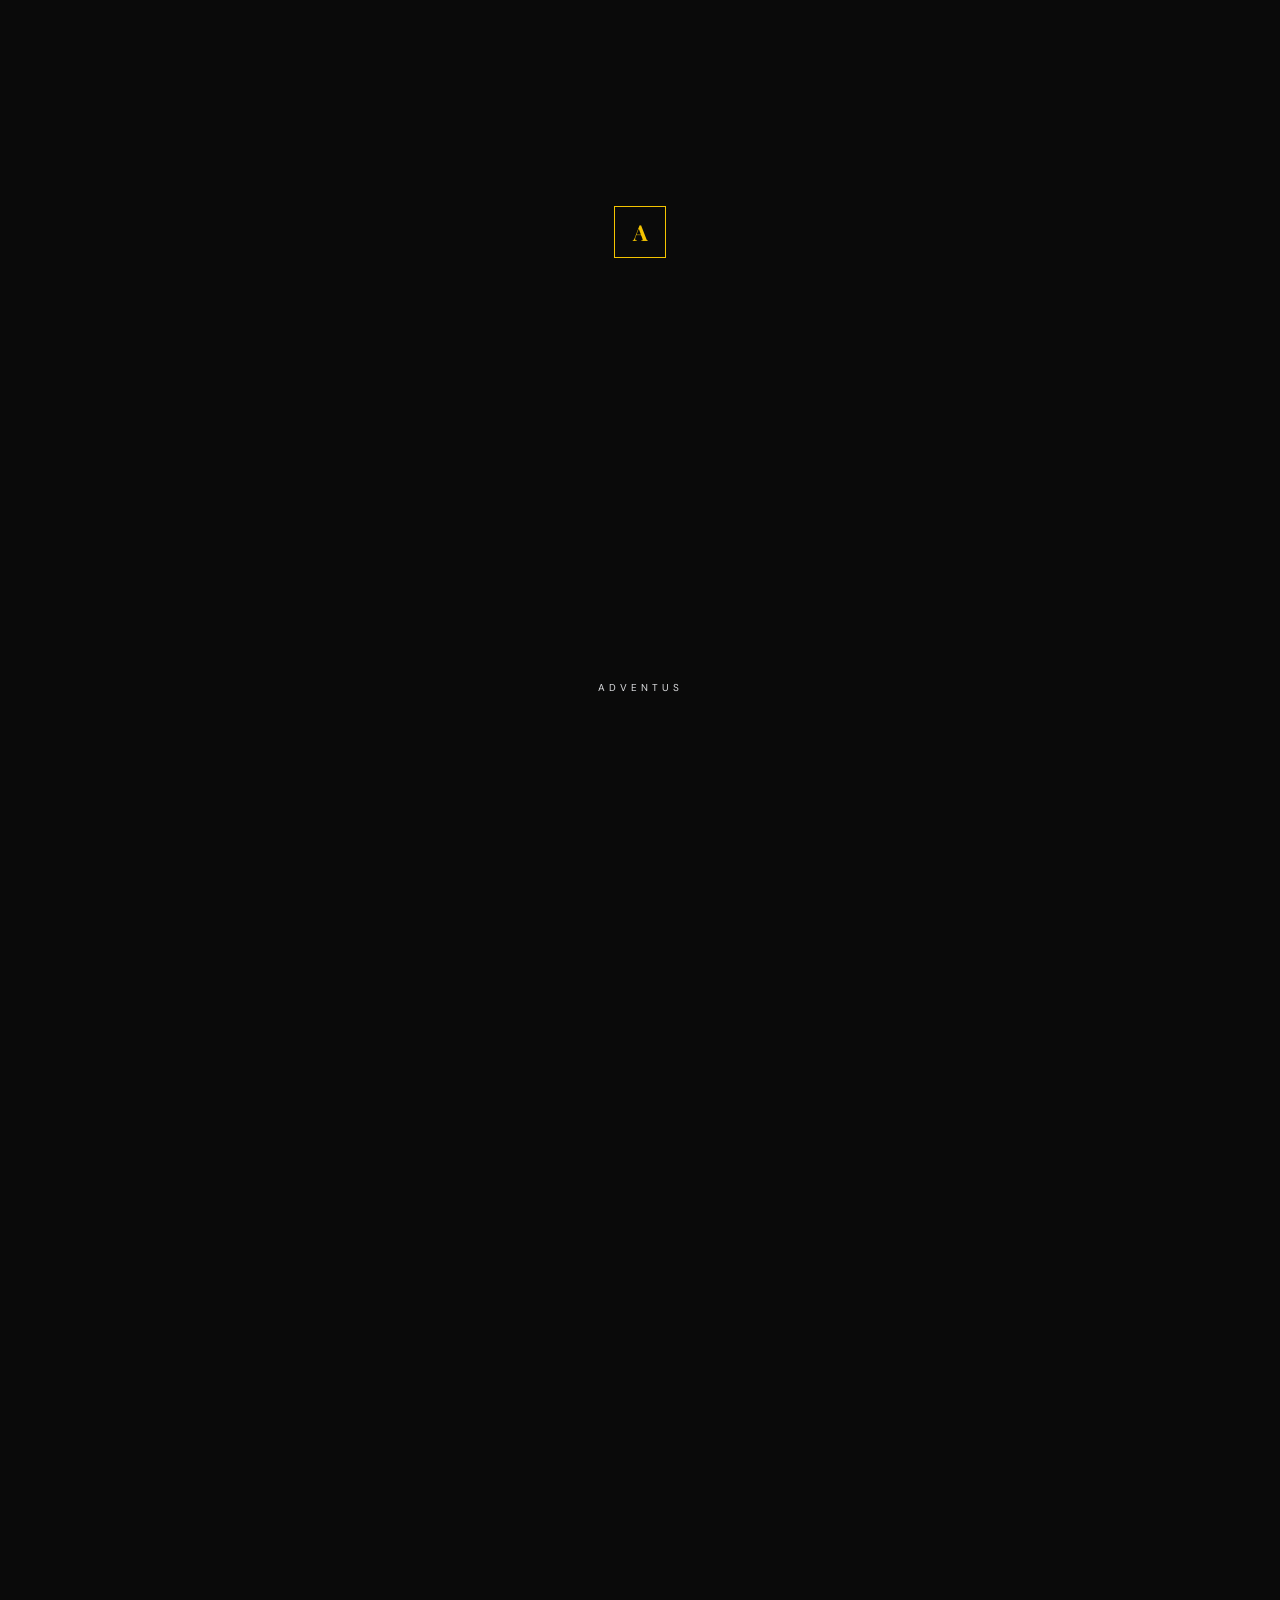
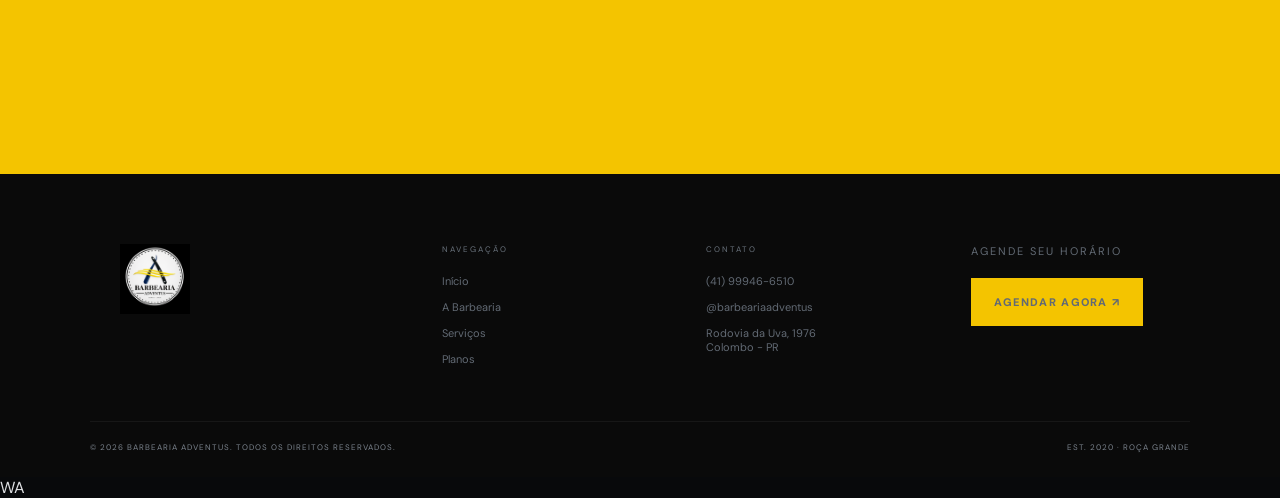
<file: index.html>
<!DOCTYPE html>
<html lang="pt-BR">
<head>
  <meta charset="UTF-8">
  <meta name="viewport" content="width=device-width, initial-scale=1.0">
  <meta name="description" content="Barbearia Adventus — tradição, estilo e cuidado masculino em Roça Grande, Colombo - PR.">
  <title>Barbearia Adventus | Roça Grande</title>
  <link rel="preconnect" href="https://fonts.googleapis.com">
  <link rel="preconnect" href="https://fonts.gstatic.com" crossorigin>
  <link href="https://fonts.googleapis.com/css2?family=DM+Sans:wght@400;500;600;700&family=Montserrat:wght@500;600;700;800&family=Playfair+Display:wght@600;700&display=swap" rel="stylesheet">
  <link rel="stylesheet" href="style.css">
</head>
<body>
  <div class="preloader"><div class="loader-mark">A</div><span>ADVENTUS</span></div>

  <header class="site-header">
    <a class="brand" href="#inicio" aria-label="Barbearia Adventus">
      <img src="logo.png" alt="Barbearia Adventus">
    </a>
    <button class="menu-toggle" aria-label="Abrir menu"><span></span><span></span><span></span></button>
    <nav class="nav">
      <a href="#inicio">Início</a>
      <a href="#barbearia">A Barbearia</a>
      <a href="#servicos">Serviços</a>
      <a href="#planos">Planos</a>
      <a href="#galeria">Galeria</a>
      <a href="#localizacao">Localização</a>
    </nav>
    <div class="header-actions">
      <button class="login-btn" id="loginOpen">Entrar</button>
      <a class="gold-btn small" href="agendamento.html">Agendar</a>
    </div>
  </header>

  <main>
    <section class="hero" id="inicio">
      <div class="hero-bg"></div>
      <div class="hero-overlay"></div>
      <div class="hero-content reveal">
        <div class="eyebrow"><span></span> BARBEARIA ADVENTUS <span></span></div>
        <h1>Seu estilo.<br><em>Sua presença.</em></h1>
        <p>Um espaço pensado para quem valoriza um bom corte, uma boa barba e atendimento de verdade.</p>
        <div class="hero-buttons">
          <a class="gold-btn" href="agendamento.html">Agendar pelo site <span>↗</span></a>
          <a class="outline-btn" href="https://wa.me/5541999466510" target="_blank" rel="noopener">Agendar pelo WhatsApp <span>↗</span></a>
        </div>
        <div class="hero-location"><span class="pin">⌖</span> Rodovia da Uva, 1976 · Roça Grande, Colombo - PR</div>
      </div>
      <div class="hero-side">SINCE <strong>2020</strong></div>
      <a class="scroll-cue" href="#barbearia">SCROLL <span>↓</span></a>
    </section>

    <section class="about section" id="barbearia">
      <div class="section-label reveal">01 / A BARBEARIA</div>
      <div class="about-grid">
        <div class="about-copy reveal">
          <p class="kicker">DESDE 12 DE AGOSTO DE 2020</p>
          <h2>Mais que um corte.<br><em>Uma experiência.</em></h2>
          <p>A Barbearia Adventus nasceu para unir cuidado, estilo e personalidade em um só lugar. Aqui, cada atendimento é pensado para você sair se sentindo bem e pronto para o próximo compromisso.</p>
          <p>Estamos na Rodovia da Uva, dentro do pátio do Condor Atacadista, em Roça Grande, Colombo.</p>
          <a class="text-link" href="#localizacao">Como chegar <span>→</span></a>
        </div>
        <div class="about-visual reveal">
          <div class="photo-main"><img src="faixada.png" alt="Fachada da Barbearia Adventus" loading="lazy"></div>
          <div class="since-card"><img src="logo.png" alt="Barbearia Adventus"></div>
        </div>
      </div>
    </section>

    <section class="services section" id="servicos">
      <div class="section-label reveal">02 / SERVIÇOS</div>
      <div class="section-heading reveal">
        <div><p class="kicker">CUIDADO EM CADA DETALHE</p><h2>Serviços <em>Adventus</em></h2></div>
        <p>Escolha o serviço ideal para o seu momento. Os valores abaixo são os informados pela barbearia.</p>
      </div>
      <div class="service-grid" id="serviceGrid">
        <article class="service-card reveal">
          <div class="service-number">01</div>
          <div class="service-info">
            <h3>Sobrancelhas</h3>
            <strong>R$ 20,00</strong>
          </div>
          <div class="service-actions">
            <a class="service-site-btn" href="agendamento.html">Agendar pelo site <span>↗</span></a>
            <a class="service-whatsapp-btn" href="https://wa.me/5541999466510?text=Ol%C3%A1%21%20Gostaria%20de%20agendar%20o%20servi%C3%A7o%20de%20Sobrancelhas%20pelo%20WhatsApp." target="_blank" rel="noopener">Agendar pelo WhatsApp <span>↗</span></a>
          </div>
        </article>
        <article class="service-card reveal">
          <div class="service-number">02</div>
          <div class="service-info">
            <h3>Só máquina</h3>
            <strong>R$ 20,00</strong>
          </div>
          <div class="service-actions">
            <a class="service-site-btn" href="agendamento.html">Agendar pelo site <span>↗</span></a>
            <a class="service-whatsapp-btn" href="https://wa.me/5541999466510?text=Ol%C3%A1%21%20Gostaria%20de%20agendar%20o%20servi%C3%A7o%20de%20S%C3%B3%20m%C3%A1quina%20pelo%20WhatsApp." target="_blank" rel="noopener">Agendar pelo WhatsApp <span>↗</span></a>
          </div>
        </article>
        <article class="service-card reveal">
          <div class="service-number">03</div>
          <div class="service-info">
            <h3>Máquina + lâmina<br><small>ou shaving</small></h3>
            <strong>R$ 25,00</strong>
          </div>
          <div class="service-actions">
            <a class="service-site-btn" href="agendamento.html">Agendar pelo site <span>↗</span></a>
            <a class="service-whatsapp-btn" href="https://wa.me/5541999466510?text=Ol%C3%A1%21%20Gostaria%20de%20agendar%20o%20servi%C3%A7o%20de%20M%C3%A1quina%20%2B%20l%C3%A2minaou%20shaving%20pelo%20WhatsApp." target="_blank" rel="noopener">Agendar pelo WhatsApp <span>↗</span></a>
          </div>
        </article>
        <article class="service-card reveal">
          <div class="service-number">04</div>
          <div class="service-info">
            <h3>Limpeza de pele<br><small>com máscara negra</small></h3>
            <strong>R$ 20,00</strong>
          </div>
          <div class="service-actions">
            <a class="service-site-btn" href="agendamento.html">Agendar pelo site <span>↗</span></a>
            <a class="service-whatsapp-btn" href="https://wa.me/5541999466510?text=Ol%C3%A1%21%20Gostaria%20de%20agendar%20o%20servi%C3%A7o%20de%20Limpeza%20de%20pelecom%20m%C3%A1scara%20negra%20pelo%20WhatsApp." target="_blank" rel="noopener">Agendar pelo WhatsApp <span>↗</span></a>
          </div>
        </article>
        <article class="service-card reveal extra-service">
          <div class="service-number">05</div>
          <div class="service-info">
            <h3>Hidratação</h3>
            <strong>R$ 40,00</strong>
          </div>
          <div class="service-actions">
            <a class="service-site-btn" href="agendamento.html">Agendar pelo site <span>↗</span></a>
            <a class="service-whatsapp-btn" href="https://wa.me/5541999466510?text=Ol%C3%A1%21%20Gostaria%20de%20agendar%20o%20servi%C3%A7o%20de%20Hidrata%C3%A7%C3%A3o%20pelo%20WhatsApp." target="_blank" rel="noopener">Agendar pelo WhatsApp <span>↗</span></a>
          </div>
        </article>
        <article class="service-card reveal extra-service">
          <div class="service-number">06</div>
          <div class="service-info">
            <h3>Corte social</h3>
            <strong>R$ 35,00</strong>
          </div>
          <div class="service-actions">
            <a class="service-site-btn" href="agendamento.html">Agendar pelo site <span>↗</span></a>
            <a class="service-whatsapp-btn" href="https://wa.me/5541999466510?text=Ol%C3%A1%21%20Gostaria%20de%20agendar%20o%20servi%C3%A7o%20de%20Corte%20social%20pelo%20WhatsApp." target="_blank" rel="noopener">Agendar pelo WhatsApp <span>↗</span></a>
          </div>
        </article>
        <article class="service-card reveal extra-service">
          <div class="service-number">07</div>
          <div class="service-info">
            <h3>Corte de cabelo</h3>
            <strong>R$ 40,00</strong>
          </div>
          <div class="service-actions">
            <a class="service-site-btn" href="agendamento.html">Agendar pelo site <span>↗</span></a>
            <a class="service-whatsapp-btn" href="https://wa.me/5541999466510?text=Ol%C3%A1%21%20Gostaria%20de%20agendar%20o%20servi%C3%A7o%20de%20Corte%20de%20cabelo%20pelo%20WhatsApp." target="_blank" rel="noopener">Agendar pelo WhatsApp <span>↗</span></a>
          </div>
        </article>
        <article class="service-card reveal extra-service">
          <div class="service-number">08</div>
          <div class="service-info">
            <h3>Cera orelha</h3>
            <strong>A partir de R$ 15,00</strong>
          </div>
          <div class="service-actions">
            <a class="service-site-btn" href="agendamento.html">Agendar pelo site <span>↗</span></a>
            <a class="service-whatsapp-btn" href="https://wa.me/5541999466510?text=Ol%C3%A1%21%20Gostaria%20de%20agendar%20o%20servi%C3%A7o%20de%20Cera%20orelha%20pelo%20WhatsApp." target="_blank" rel="noopener">Agendar pelo WhatsApp <span>↗</span></a>
          </div>
        </article>
        <article class="service-card reveal extra-service">
          <div class="service-number">09</div>
          <div class="service-info">
            <h3>Cera nariz</h3>
            <strong>R$ 15,00</strong>
          </div>
          <div class="service-actions">
            <a class="service-site-btn" href="agendamento.html">Agendar pelo site <span>↗</span></a>
            <a class="service-whatsapp-btn" href="https://wa.me/5541999466510?text=Ol%C3%A1%21%20Gostaria%20de%20agendar%20o%20servi%C3%A7o%20de%20Cera%20nariz%20pelo%20WhatsApp." target="_blank" rel="noopener">Agendar pelo WhatsApp <span>↗</span></a>
          </div>
        </article>
        <article class="service-card reveal extra-service">
          <div class="service-number">10</div>
          <div class="service-info">
            <h3>Barboterapia</h3>
            <strong>R$ 40,00</strong>
          </div>
          <div class="service-actions">
            <a class="service-site-btn" href="agendamento.html">Agendar pelo site <span>↗</span></a>
            <a class="service-whatsapp-btn" href="https://wa.me/5541999466510?text=Ol%C3%A1%21%20Gostaria%20de%20agendar%20o%20servi%C3%A7o%20de%20Barboterapia%20pelo%20WhatsApp." target="_blank" rel="noopener">Agendar pelo WhatsApp <span>↗</span></a>
          </div>
        </article>
        <article class="service-card reveal extra-service">
          <div class="service-number">11</div>
          <div class="service-info">
            <h3>Barba normal</h3>
            <strong>R$ 35,00</strong>
          </div>
          <div class="service-actions">
            <a class="service-site-btn" href="agendamento.html">Agendar pelo site <span>↗</span></a>
            <a class="service-whatsapp-btn" href="https://wa.me/5541999466510?text=Ol%C3%A1%21%20Gostaria%20de%20agendar%20o%20servi%C3%A7o%20de%20Barba%20normal%20pelo%20WhatsApp." target="_blank" rel="noopener">Agendar pelo WhatsApp <span>↗</span></a>
          </div>
        </article>
      </div>
      <button class="ghost-btn reveal" id="serviceMore">Ver mais serviços <span>+</span></button>
    </section>

    <section class="plans section" id="planos">
      <div class="section-label reveal">03 / PLANOS</div>
      <div class="section-heading reveal">
        <div><p class="kicker">PARA QUEM QUER MANTER O ESTILO</p><h2>Planos <em>Adventus</em></h2></div>
        <p>Planos com vigência indeterminada para facilitar sua rotina de cuidados e manter seu visual sempre em dia.</p>
      </div>

      <div class="plans-grid">
        <article class="plan-card featured reveal">
          <div class="plan-top"><span>DESTAQUE</span><b>01</b></div>
          <h3>Prime Mensal<br><em>8 Serviços</em></h3>
          <div class="price"><small>R$</small>240<sup>,00</sup><span>/mês</span></div>
          <div class="plan-rule"></div>
          <p>Vigência indeterminada</p>
          <a href="plano.html?plano=prime" class="plan-link">Conhecer plano <span>→</span></a>
        </article>

        <article class="plan-card reveal">
          <div class="plan-top"><span>PLANO</span><b>02</b></div>
          <h3>Luxo Mensal<br><em>6 Serviços</em></h3>
          <div class="price"><small>R$</small>180<sup>,00</sup><span>/mês</span></div>
          <div class="plan-rule"></div>
          <p>Vigência indeterminada</p>
          <a href="plano.html?plano=luxo" class="plan-link">Conhecer plano <span>→</span></a>
        </article>

        <article class="plan-card reveal">
          <div class="plan-top"><span>PLANO</span><b>03</b></div>
          <h3>Cortes 4<br><em>Barba / Cabelo</em></h3>
          <div class="price"><small>R$</small>120<sup>,00</sup><span>/mês</span></div>
          <div class="plan-rule"></div>
          <p>Vigência indeterminada</p>
          <a href="plano.html?plano=cortes4" class="plan-link">Conhecer plano <span>→</span></a>
        </article>

        <article class="plan-card reveal extra-plan">
          <div class="plan-top"><span>PLANO</span><b>04</b></div>
          <h3>Corte Mensal<br><em>4</em></h3>
          <div class="price"><small>R$</small>120<sup>,00</sup><span>/mês</span></div>
          <div class="plan-rule"></div>
          <p>Vigência indeterminada</p>
          <a href="plano.html?plano=cortemensal" class="plan-link">Conhecer plano <span>→</span></a>
        </article>

        <article class="plan-card reveal extra-plan">
          <div class="plan-top"><span>PLANO</span><b>05</b></div>
          <h3>Corte<br><em>Ilimitado</em></h3>
          <div class="price"><small>R$</small>79<sup>,90</sup><span>/mês</span></div>
          <div class="plan-rule"></div>
          <p>Vigência indeterminada</p>
          <a href="plano.html?plano=corteilimitado" class="plan-link">Conhecer plano <span>→</span></a>
        </article>

        <article class="plan-card reveal extra-plan">
          <div class="plan-top"><span>PLANO</span><b>06</b></div>
          <h3>Corte + Barba<br><em>Ilimitado</em></h3>
          <div class="price"><small>R$</small>159<sup>,90</sup><span>/mês</span></div>
          <div class="plan-rule"></div>
          <p>Vigência indeterminada</p>
          <a href="plano.html?plano=cortebarba" class="plan-link">Conhecer plano <span>→</span></a>
        </article>

        <article class="plan-card reveal extra-plan">
          <div class="plan-top"><span>PLANO</span><b>07</b></div>
          <h3>Barba<br><em>Ilimitado</em></h3>
          <div class="price"><small>R$</small>79<sup>,90</sup><span>/mês</span></div>
          <div class="plan-rule"></div>
          <p>Vigência indeterminada</p>
          <a href="plano.html?plano=barbailimitado" class="plan-link">Conhecer plano <span>→</span></a>
        </article>
      </div>

      <button type="button" class="ghost-btn reveal" id="planMore">Ver mais planos <span>+</span></button>
    </section>

    <section class="gallery section" id="galeria">
      <div class="section-label reveal">04 / GALERIA</div>
      <div class="section-heading reveal"><div><p class="kicker">O AMBIENTE ADVENTUS</p><h2>Feito para <em>você.</em></h2></div></div>
      <div class="gallery-grid">
        <figure class="gallery-item reveal"><img src="foto1.png" alt="Corte realizado na Barbearia Adventus" loading="lazy"></figure>
        <figure class="gallery-item reveal"><img src="foto2.png" alt="Corte realizado na Barbearia Adventus" loading="lazy"></figure>
        <figure class="gallery-item reveal"><img src="foto3.png" alt="Corte realizado na Barbearia Adventus" loading="lazy"></figure>
        <figure class="gallery-item reveal"><img src="foto4.png" alt="Corte realizado na Barbearia Adventus" loading="lazy"></figure>
        <figure class="gallery-item reveal"><img src="foto5.png" alt="Corte realizado na Barbearia Adventus" loading="lazy"></figure>
        <figure class="gallery-item reveal"><img src="foto6.png" alt="Corte realizado na Barbearia Adventus" loading="lazy"></figure>
        <figure class="gallery-item reveal"><img src="foto7.png" alt="Corte realizado na Barbearia Adventus" loading="lazy"></figure>
        <figure class="gallery-item reveal"><img src="foto8.png" alt="Corte realizado na Barbearia Adventus" loading="lazy"></figure>
        <figure class="gallery-item reveal"><img src="foto9.png" alt="Corte realizado na Barbearia Adventus" loading="lazy"></figure>
      </div>
    </section>
    <section class="instagram section" id="instagram">
      <div class="section-label reveal">05 / INSTAGRAM</div>

      <div class="instagram-simple reveal">
        <div class="instagram-copy">
          <p class="kicker">SIGA A BARBEARIA NO INSTAGRAM</p>
          <h2>Acompanhe nosso<br><em>trabalho.</em></h2>
          <p class="instagram-description">
            Este é o Instagram oficial da Barbearia Adventus. Acompanhe nossos cortes, estilos, novidades e o dia a dia da barbearia.
          </p>

          <div class="instagram-profile">
            <span class="instagram-profile-icon" aria-hidden="true">
              <svg viewBox="0 0 24 24" fill="none" xmlns="http://www.w3.org/2000/svg">
                <rect x="3" y="3" width="18" height="18" rx="5" stroke="currentColor" stroke-width="1.8"/>
                <circle cx="12" cy="12" r="4" stroke="currentColor" stroke-width="1.8"/>
                <circle cx="17.4" cy="6.7" r="1" fill="currentColor"/>
              </svg>
            </span>
            <div>
              <span>INSTAGRAM OFICIAL</span>
              <strong>@barbeariaadventus</strong>
            </div>
          </div>

          <a class="instagram-button"
             href="https://instagram.com/barbeariaadventus"
             target="_blank"
             rel="noopener">
            <span class="instagram-icon" aria-hidden="true">↗</span>
            Acessar Instagram
          </a>
        </div>

        <div class="instagram-mark" aria-hidden="true">
          <span>FOLLOW</span>
          <strong>@</strong>
          <span>ADVENTUS</span>
        </div>
      </div>
    </section>

    <section class="location section" id="localizacao">
      <div class="section-label reveal">06 / LOCALIZAÇÃO</div>
      <div class="location-grid">
        <div class="location-copy reveal">
          <p class="kicker">VENHA NOS VISITAR</p>
          <h2>Estamos em<br><em>Roça Grande.</em></h2>
          <div class="address"><span>⌖</span><div><strong>Rodovia da Uva, 1976</strong><p>Roça Grande, Colombo - PR<br>Dentro do pátio do Condor Atacadista<br><small>(antigo Gigante Atacadista)</small></p></div></div>
          <div class="location-actions"><a class="gold-btn" href="https://www.google.com/maps/search/?api=1&query=Rodovia+da+Uva%2C+1976%2C+Ro%C3%A7a+Grande%2C+Colombo%2C+PR" target="_blank" rel="noopener">Abrir no Maps ↗</a><a class="outline-btn" href="https://wa.me/5541999466510" target="_blank" rel="noopener">WhatsApp ↗</a></div>
        </div>
        <div class="map reveal"><iframe title="Localização da Barbearia Adventus" src="https://www.google.com/maps?q=Rodovia+da+Uva,+1976,+Ro%C3%A7a+Grande,+Colombo,+PR&output=embed" loading="lazy" allowfullscreen></iframe><div class="map-badge"><strong>ADVENTUS</strong><span>Roça Grande · Colombo</span></div></div>
      </div>
    </section>

    <section class="final-cta">
      <div class="cta-pattern"></div>
      <div class="cta-content reveal"><p class="kicker">PRONTO PARA O PRÓXIMO VISUAL?</p><h2>Seu próximo corte<br><em>começa aqui.</em></h2><div><a class="dark-btn" href="agendamento.html">Agendar pelo site ↗</a><a class="cta-phone" href="https://wa.me/5541999466510" target="_blank" rel="noopener">(41) 99946-6510</a></div></div>
    </section>
  </main>

  <footer class="footer">
    <div class="footer-main">
      <img src="logo.png" alt="Barbearia Adventus" class="footer-logo">
      <div><span class="footer-label">NAVEGAÇÃO</span><a href="#inicio">Início</a><a href="#barbearia">A Barbearia</a><a href="#servicos">Serviços</a><a href="#planos">Planos</a></div>
      <div><span class="footer-label">CONTATO</span><a href="https://wa.me/5541999466510" target="_blank" rel="noopener">(41) 99946-6510</a><a href="https://instagram.com/barbeariaadventus" target="_blank" rel="noopener">@barbeariaadventus</a><span>Rodovia da Uva, 1976<br>Colombo - PR</span></div>
      <div class="footer-book"><span>AGENDE SEU HORÁRIO</span><a class="gold-btn" href="agendamento.html">Agendar agora ↗</a></div>
    </div>
    <div class="footer-bottom"><span>© 2026 Barbearia Adventus. Todos os direitos reservados.</span><span>EST. 2020 · ROÇA GRANDE</span></div>
  </footer>

  <div class="login-modal" id="loginModal" aria-hidden="true">
    <div class="modal-backdrop" id="loginClose"></div>
    <div class="modal-box">
      <button class="modal-x" id="loginX">×</button>
      <img src="logo.png" alt="Adventus" class="modal-logo">
      <p class="kicker">ÁREA DO CLIENTE</p><h2>Bem-vindo de volta.</h2>
      <p class="modal-note">Entre para acessar sua área de cliente.</p>
      <form id="loginForm"><label>E-mail<input type="email" required placeholder="seu@email.com"></label><label>Senha<input type="password" required placeholder="••••••••"></label><button class="gold-btn full" type="submit">Entrar ↗</button></form>
      <small class="demo-note">Demonstração visual — a autenticação real precisa ser conectada a um sistema/backend.</small>
    </div>
  </div>

  <a class="whatsapp-float" href="https://wa.me/5541999466510" target="_blank" rel="noopener" aria-label="WhatsApp">WA</a>
  <script src="script.js"></script>
</body>
</html>
</file>
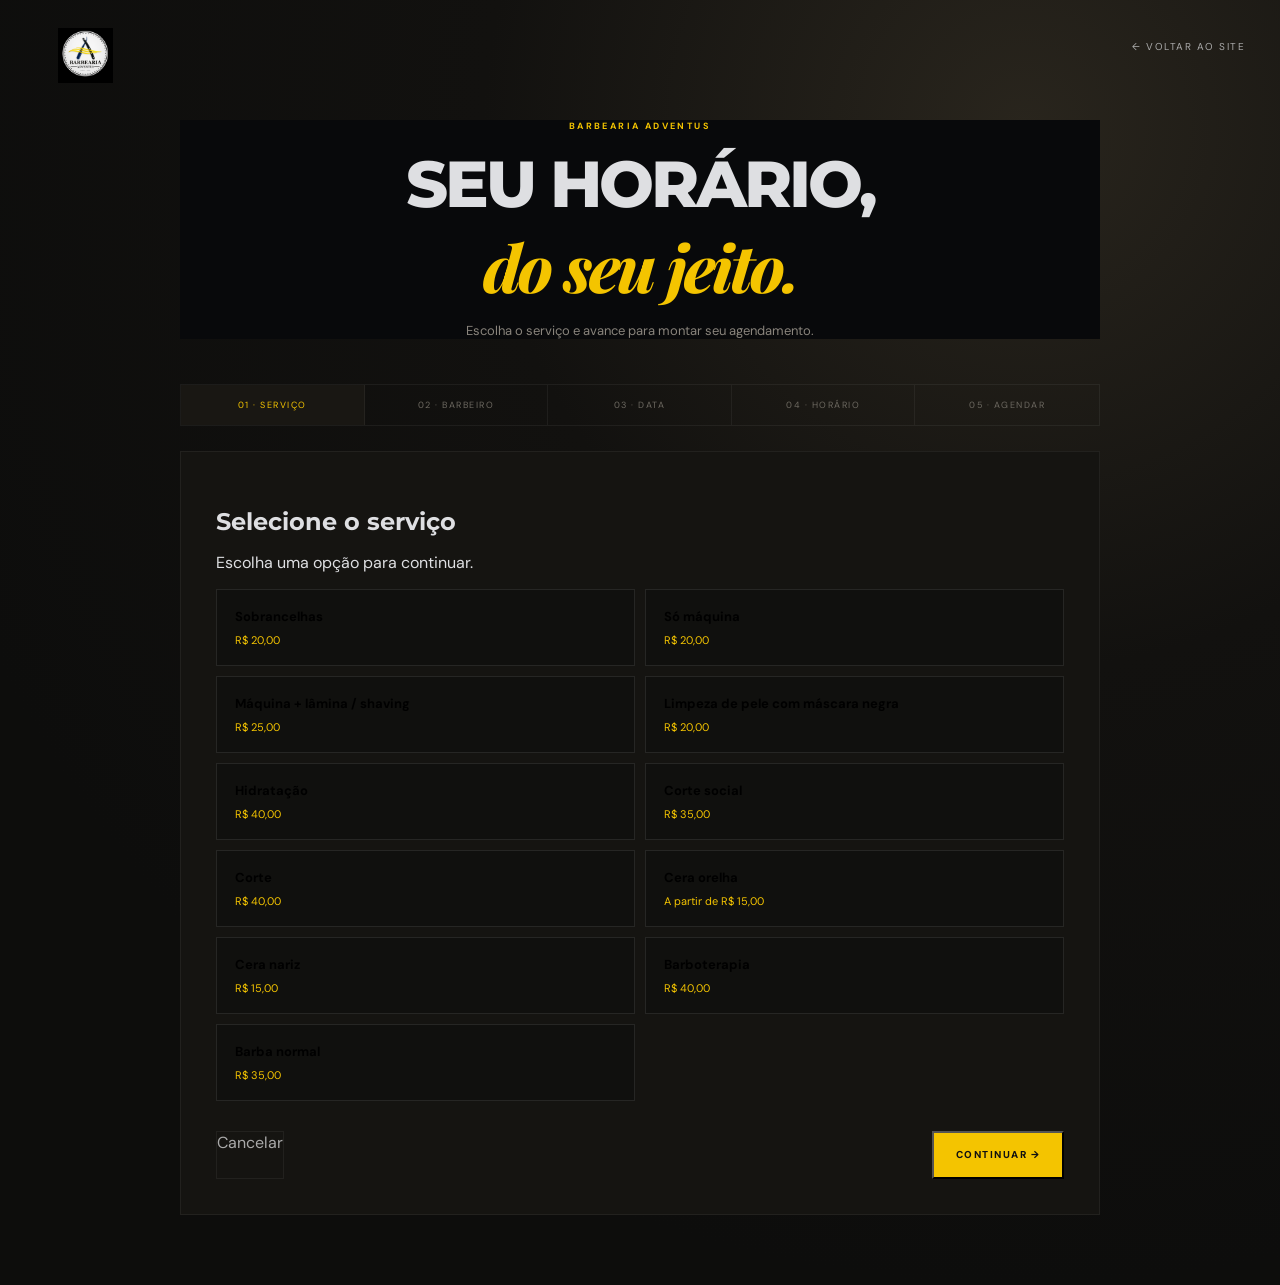
<file: agendamento(1).html>
<!DOCTYPE html>
<html lang="pt-BR">
<head>
<meta charset="UTF-8"><meta name="viewport" content="width=device-width, initial-scale=1.0">
<title>Agendamento | Barbearia Adventus</title>
<link rel="preconnect" href="https://fonts.googleapis.com"><link rel="preconnect" href="https://fonts.gstatic.com" crossorigin>
<link href="https://fonts.googleapis.com/css2?family=DM+Sans:wght@400;500;600;700&family=Montserrat:wght@600;700;800&family=Playfair+Display:wght@600;700&display=swap" rel="stylesheet">
<link rel="stylesheet" href="style.css">
<style>
.booking-page{min-height:100vh;background:radial-gradient(circle at 80% 10%,#29251d 0,#12110f 35%,#0d0d0c 75%);padding:120px 20px 70px}
.booking-wrap{max-width:920px;margin:auto}.booking-head{text-align:center;margin-bottom:45px}.booking-head .kicker{display:block}.booking-head h1{font:800 clamp(38px,6vw,65px) "Montserrat";text-transform:uppercase;letter-spacing:-3px;margin:12px 0}.booking-head h1 em{font-family:"Playfair Display";color:var(--gold);text-transform:none}.booking-head p{color:#89847c;font-size:13px}.steps{display:grid;grid-template-columns:repeat(5,1fr);border:1px solid var(--line);margin-bottom:25px}.step{padding:14px;text-align:center;font-size:9px;letter-spacing:1.5px;color:#6d6961;border-right:1px solid var(--line);text-transform:uppercase}.step:last-child{border:0}.step.active{color:var(--gold);background:#191713}.booking-card{background:#151411;border:1px solid var(--line);padding:35px}.booking-card h2{font:700 24px "Montserrat";margin-bottom:7px}.booking-card>p{color:#77736b;font-size:12px;margin-bottom:28px}.choices{display:grid;grid-template-columns:repeat(2,1fr);gap:10px}.choice{border:1px solid rgba(255,255,255,.09);padding:18px;text-align:left;background:#10100e;transition:.25s}.choice:hover,.choice.selected{border-color:var(--gold);background:#1c1914}.choice strong{display:block;font-size:13px}.choice span{display:block;color:var(--gold);font-size:11px;margin-top:8px}
.barbers .choice{min-height:105px;display:flex;align-items:center;gap:14px;padding:12px}
.barber-choice img{width:76px;height:76px;object-fit:cover;border-radius:6px;border:1px solid rgba(244,196,0,.38);flex:0 0 76px;background:#08090b}
.barber-choice div{min-width:0}
.barber-choice:hover img,.barber-choice.selected img{border-color:var(--gold)}.booking-actions{display:flex;justify-content:space-between;margin-top:30px}.booking-actions button{min-height:48px;padding:0 22px}.back{border:1px solid var(--line);color:#aaa}.continue{background:var(--gold);color:#111;font-size:10px;text-transform:uppercase;font-weight:800;letter-spacing:1.5px}.booking-panel{display:none}.booking-panel.active{display:block}.field-grid{display:grid;grid-template-columns:1fr 1fr;gap:15px}.field label{font-size:9px;letter-spacing:1.5px;text-transform:uppercase;color:#99938a}.field input,.field select{width:100%;margin-top:7px;padding:14px;background:#0e0e0c;border:1px solid rgba(255,255,255,.1);color:#eee;outline:none}.summary{background:#0f0f0d;border-left:2px solid var(--gold);padding:20px;margin-top:20px;color:#a6a198;font-size:12px;line-height:1.8}.success{text-align:center;padding:30px}.success-mark{width:60px;height:60px;border:1px solid var(--gold);color:var(--gold);display:grid;place-items:center;margin:0 auto 20px;font-size:25px}.success h2{font:700 27px "Montserrat";margin-bottom:10px}.success p{color:#817c73;line-height:1.7;font-size:12px}.booking-logo{position:absolute;top:28px;left:35px;width:100px;height:55px;object-fit:contain}.home-link{position:absolute;top:40px;right:35px;color:#aaa;font-size:10px;text-transform:uppercase;letter-spacing:1.5px}.home-link:hover{color:var(--gold)}
@media(max-width:650px){.booking-page{padding-top:105px}.booking-logo{top:18px;left:18px}.home-link{top:28px;right:18px}.steps{grid-template-columns:repeat(5,1fr)}.step{font-size:6px;padding:11px 2px}.booking-card{padding:22px}.choices,.field-grid{grid-template-columns:1fr}.barber-choice img{width:68px;height:68px;flex-basis:68px}.booking-actions{gap:10px}.booking-actions button{flex:1}}
</style>
</head>
<body>
<a href="index.html"><img class="booking-logo" src="logo.png" alt="Barbearia Adventus"></a><a class="home-link" href="index.html">← Voltar ao site</a>
<main class="booking-page"><div class="booking-wrap">
<header class="booking-head"><span class="kicker">BARBEARIA ADVENTUS</span><h1>Seu horário,<br><em>do seu jeito.</em></h1><p>Escolha o serviço e avance para montar seu agendamento.</p></header>
<div class="steps"><div class="step active">01 · Serviço</div><div class="step">02 · Barbeiro</div><div class="step">03 · Data</div><div class="step">04 · Horário</div><div class="step">05 · Agendar</div></div>
<section class="booking-card">
<div class="booking-panel active" data-panel="0"><h2>Selecione o serviço</h2><p>Escolha uma opção para continuar.</p><div class="choices" id="services">
<button class="choice" data-name="Sobrancelhas" data-price="R$ 20,00"><strong>Sobrancelhas</strong><span>R$ 20,00</span></button>
<button class="choice" data-name="Só máquina" data-price="R$ 20,00"><strong>Só máquina</strong><span>R$ 20,00</span></button>
<button class="choice" data-name="Máquina + lâmina / shaving" data-price="R$ 25,00"><strong>Máquina + lâmina / shaving</strong><span>R$ 25,00</span></button>
<button class="choice" data-name="Limpeza de pele com máscara negra" data-price="R$ 20,00"><strong>Limpeza de pele com máscara negra</strong><span>R$ 20,00</span></button>
<button class="choice" data-name="Hidratação" data-price="R$ 40,00"><strong>Hidratação</strong><span>R$ 40,00</span></button>
<button class="choice" data-name="Corte social" data-price="R$ 35,00"><strong>Corte social</strong><span>R$ 35,00</span></button>
<button class="choice" data-name="Corte" data-price="R$ 40,00"><strong>Corte</strong><span>R$ 40,00</span></button>
<button class="choice" data-name="Cera orelha" data-price="A partir de R$ 15,00"><strong>Cera orelha</strong><span>A partir de R$ 15,00</span></button>
<button class="choice" data-name="Cera nariz" data-price="R$ 15,00"><strong>Cera nariz</strong><span>R$ 15,00</span></button>
<button class="choice" data-name="Barboterapia" data-price="R$ 40,00"><strong>Barboterapia</strong><span>R$ 40,00</span></button>
<button class="choice" data-name="Barba normal" data-price="R$ 35,00"><strong>Barba normal</strong><span>R$ 35,00</span></button>
</div><div class="booking-actions"><a class="back" href="index.html">Cancelar</a><button class="continue" data-next>Continuar →</button></div></div>

<div class="booking-panel" data-panel="1"><h2>Escolha o barbeiro</h2><p>Selecione o profissional com quem deseja realizar o atendimento.</p><div class="choices barbers" id="barbers">
<button class="choice barber-choice" data-barber="Horácio"><img src="barbeirohoracio.jfif" alt="Barbeiro Horácio"><div><strong>Horácio</strong><span>Selecionar profissional</span></div></button>
<button class="choice barber-choice" data-barber="Matheus"><img src="barbeiromatheus.jpeg" alt="Barbeiro Matheus"><div><strong>Matheus</strong><span>Selecionar profissional</span></div></button>
<button class="choice barber-choice" data-barber="Vitor"><img src="barbeirovitor.jpg" alt="Barbeiro Vitor"><div><strong>Vitor</strong><span>Selecionar profissional</span></div></button>
</div><div class="booking-actions"><button class="back" data-prev>← Voltar</button><button class="continue" data-next>Continuar →</button></div></div>

<div class="booking-panel" data-panel="2"><h2>Escolha a data</h2><p>Selecione o dia em que deseja ser atendido.</p><div class="field-grid"><div class="field"><label>Data<input id="date" type="date"></label></div></div><div class="booking-actions"><button class="back" data-prev>← Voltar</button><button class="continue" data-next>Continuar →</button></div></div>

<div class="booking-panel" data-panel="3"><h2>Escolha o horário</h2><p>Selecione um horário para a sua preferência.</p><div class="choices" id="times"></div><div class="booking-actions"><button class="back" data-prev>← Voltar</button><button class="continue" data-next>Continuar →</button></div></div>

<div class="booking-panel" data-panel="4"><h2>Confirme seus dados</h2><p>Confira as informações antes de enviar o pedido de agendamento.</p><div class="field-grid"><div class="field"><label>Nome<input id="clientName" placeholder="Seu nome"></label></div><div class="field"><label>WhatsApp<input id="clientPhone" placeholder="(41) 99999-9999"></label></div></div><div class="summary" id="summary"></div><div class="booking-actions"><button class="back" data-prev>← Voltar</button><button class="continue" id="confirm">Enviar pelo WhatsApp ↗</button></div></div>

<div class="booking-panel" data-panel="5"><div class="success"><div class="success-mark">✓</div><h2>Solicitação preparada.</h2><p>O WhatsApp será aberto para você enviar os detalhes à Barbearia Adventus e confirmar a disponibilidade.</p></div></div>
</section>
</div></main>
<script>
const panels=[...document.querySelectorAll('.booking-panel')],steps=[...document.querySelectorAll('.step')];
let current=0,state={service:'',price:'',barber:'',date:'',time:''};
const go=i=>{current=Math.max(0,Math.min(5,i));panels.forEach((p,n)=>p.classList.toggle('active',n===current));steps.forEach((x,n)=>{x.classList.toggle('active',n===current);x.classList.toggle('done',n<current)});if(current===4)summary()};
document.querySelectorAll('.choice[data-name]').forEach(b=>b.addEventListener('click',()=>{document.querySelectorAll('.choice[data-name]').forEach(x=>x.classList.remove('selected'));b.classList.add('selected');state.service=b.dataset.name;state.price=b.dataset.price}));
document.querySelectorAll('#barbers .choice').forEach(b=>b.addEventListener('click',()=>{document.querySelectorAll('#barbers .choice').forEach(x=>x.classList.remove('selected'));b.classList.add('selected');state.barber=b.dataset.barber}));
const date=document.getElementById('date'),today=new Date();date.min=new Date(today.getTime()-today.getTimezoneOffset()*60000).toISOString().split('T')[0];date.addEventListener('change',e=>state.date=e.target.value);
const times=document.getElementById('times');['09:00','10:00','11:00','13:00','14:00','15:00','16:00','17:00','18:00','19:00'].forEach(t=>{const b=document.createElement('button');b.className='choice';b.innerHTML='<strong>'+t+'</strong><span>Selecionar horário</span>';b.onclick=()=>{document.querySelectorAll('#times .choice').forEach(x=>x.classList.remove('selected'));b.classList.add('selected');state.time=t};times.appendChild(b)});
document.querySelectorAll('[data-next]').forEach(b=>b.addEventListener('click',()=>{if(current===0&&!state.service)return alert('Selecione um serviço.');if(current===1&&!state.barber)return alert('Selecione um barbeiro.');if(current===2&&!state.date)return alert('Selecione uma data.');if(current===3&&!state.time)return alert('Selecione um horário.');go(current+1)}));
document.querySelectorAll('[data-prev]').forEach(b=>b.addEventListener('click',()=>go(current-1)));
function summary(){document.getElementById('summary').innerHTML='<strong style="color:#f4c400">RESUMO DO AGENDAMENTO</strong><br>Serviço: '+state.service+' · '+state.price+'<br>Barbeiro: '+state.barber+'<br>Data: '+new Date(state.date+'T12:00:00').toLocaleDateString('pt-BR')+' · Horário: '+state.time}
document.getElementById('confirm').addEventListener('click',()=>{const name=document.getElementById('clientName').value.trim(),phone=document.getElementById('clientPhone').value.trim();if(!name||!phone)return alert('Preencha seu nome e WhatsApp.');const msg='Olá! Gostaria de solicitar um agendamento na Barbearia Adventus.\n\n*Nome:* '+name+'\n*WhatsApp:* '+phone+'\n*Serviço:* '+state.service+'\n*Valor:* '+state.price+'\n*Barbeiro:* '+state.barber+'\n*Data:* '+new Date(state.date+'T12:00:00').toLocaleDateString('pt-BR')+'\n*Horário desejado:* '+state.time+'\n\nPoderiam confirmar a disponibilidade?';go(5);setTimeout(()=>window.open('https://wa.me/5541999466510?text='+encodeURIComponent(msg),'_blank'),250)});
</script>
</body>
</html>
</file>
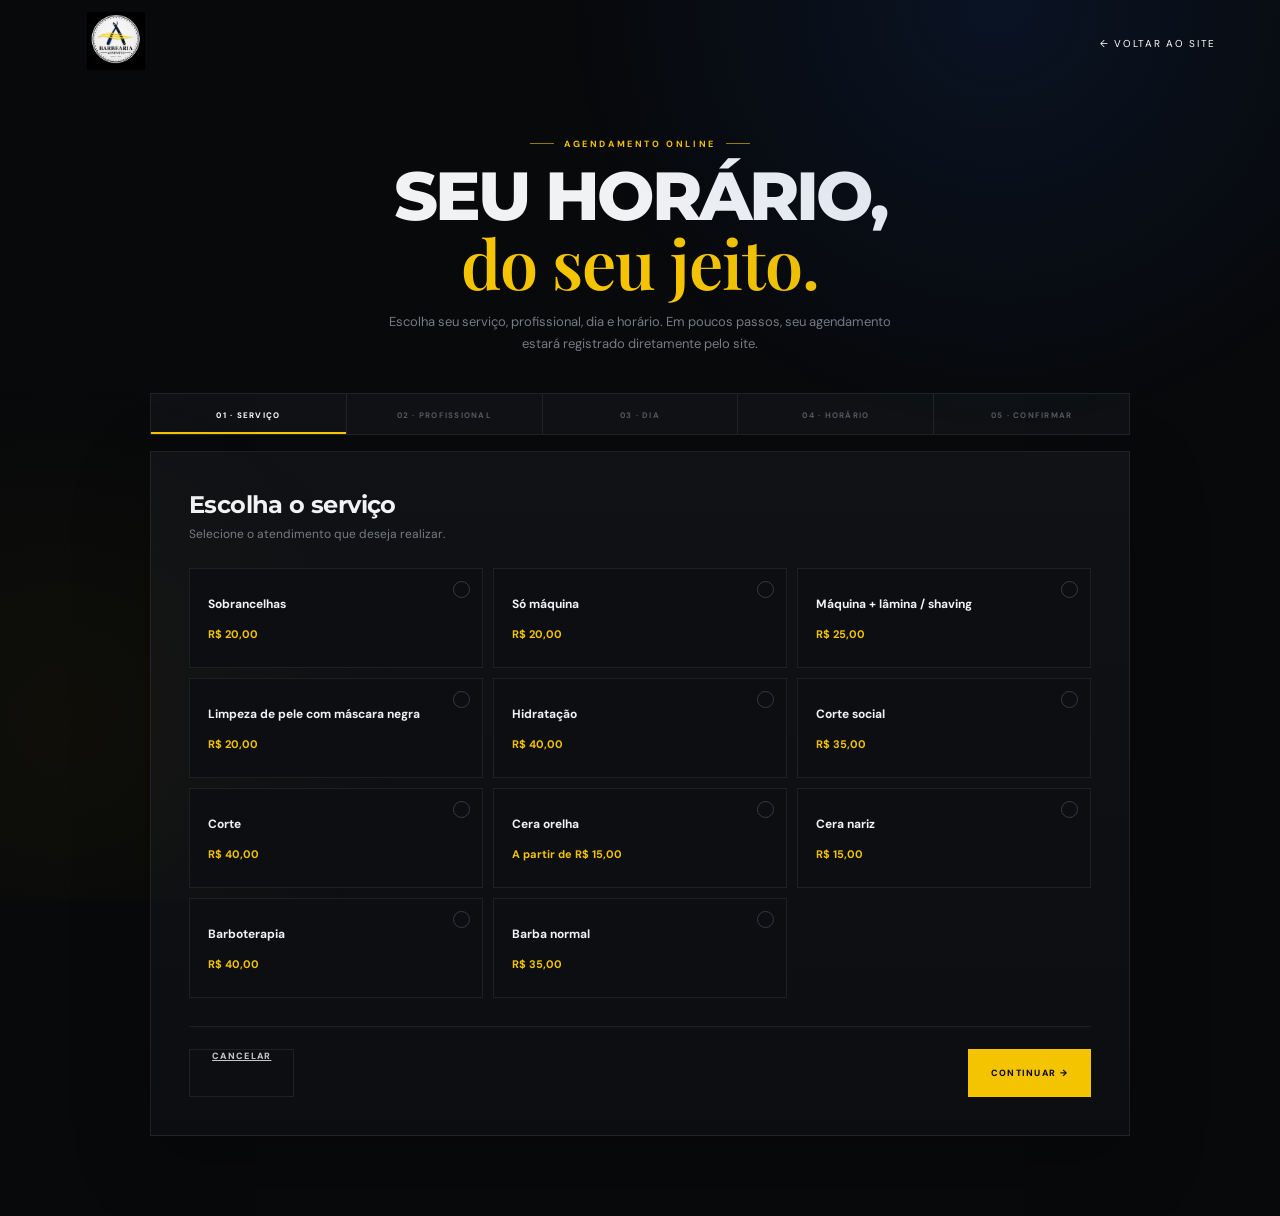
<file: agendamento.html>
<!DOCTYPE html>
<html lang="pt-BR">
<head>
<meta charset="UTF-8">
<meta name="viewport" content="width=device-width, initial-scale=1.0">
<title>Agendamento | Barbearia Adventus</title>
<link rel="preconnect" href="https://fonts.googleapis.com">
<link rel="preconnect" href="https://fonts.gstatic.com" crossorigin>
<link href="https://fonts.googleapis.com/css2?family=DM+Sans:wght@400;500;600;700&family=Montserrat:wght@600;700;800&family=Playfair+Display:wght@600;700&display=swap" rel="stylesheet">
<style>
:root{--bg:#08090b;--surface:#101216;--surface2:#0c0e12;--text:#f1f2f4;--muted:#777b82;--gold:#f4c400;--blue:#1557c0;--blue2:#0f47a3;--line:rgba(255,255,255,.075)}
*{box-sizing:border-box;margin:0;padding:0}html{scroll-behavior:smooth}body{background:var(--bg);color:var(--text);font-family:"DM Sans",sans-serif;min-height:100vh}button,input{font:inherit}button{cursor:pointer}
body:before{content:"";position:fixed;inset:0;pointer-events:none;background:radial-gradient(circle at 78% 0,rgba(21,87,192,.14),transparent 32%),radial-gradient(circle at 5% 80%,rgba(244,196,0,.035),transparent 25%)}
.top{height:86px;position:absolute;inset:0 0 auto;z-index:5;display:flex;align-items:center;justify-content:space-between;padding:0 clamp(20px,5vw,70px)}.logo{width:104px;height:58px;object-fit:contain}.home{color:#fff;text-decoration:none;text-transform:uppercase;font-size:10px;letter-spacing:1.7px}.home:hover{color:var(--gold)}
.page{padding:128px 18px 80px;min-height:100vh}.wrap{width:min(980px,100%);margin:auto}.hero{text-align:center;margin-bottom:38px}.eyebrow{display:inline-flex;align-items:center;gap:10px;color:var(--gold);font-size:9px;font-weight:700;letter-spacing:2.6px;text-transform:uppercase}.eyebrow:before,.eyebrow:after{content:"";width:24px;height:1px;background:var(--gold);opacity:.6}.hero h1{font:800 clamp(38px,6vw,68px)/.96 Montserrat,sans-serif;letter-spacing:-3px;text-transform:uppercase;margin:13px 0}.hero h1 em{font:600 clamp(38px,6vw,68px)/1 "Playfair Display",serif;color:var(--gold);letter-spacing:-1px;text-transform:none}.hero p{max-width:520px;margin:auto;color:var(--muted);font-size:13px;line-height:1.7}
.progress{display:flex;border:1px solid var(--line);background:rgba(16,18,22,.9);margin-bottom:16px}.step{flex:1;position:relative;padding:16px 7px 14px;text-align:center;color:#555960;font-size:8px;font-weight:700;letter-spacing:1.25px;text-transform:uppercase;border-right:1px solid var(--line)}.step:last-child{border:0}.step:after{content:"";position:absolute;left:0;right:0;bottom:0;height:2px;background:transparent}.step.active{color:#fff}.step.active:after{background:var(--gold)}.step.done{color:#aeb2b8}.step.done:after{background:rgba(244,196,0,.4)}
.card{background:linear-gradient(180deg,rgba(16,18,22,.98),rgba(12,14,18,.98));border:1px solid var(--line);box-shadow:0 25px 70px rgba(0,0,0,.25);padding:clamp(22px,4vw,38px)}.panel{display:none}.panel.active{display:block;animation:show .25s ease}@keyframes show{from{opacity:.3;transform:translateY(5px)}to{opacity:1;transform:none}}
.panel-head{margin-bottom:26px}.panel-head h2{font:700 24px Montserrat,sans-serif;letter-spacing:-.6px}.panel-head p{color:var(--muted);font-size:12px;margin-top:7px}
.service-grid{display:grid;grid-template-columns:repeat(3,1fr);gap:10px}.service{min-height:100px;text-align:left;background:var(--surface2);border:1px solid var(--line);padding:18px;position:relative;color:var(--text);transition:.2s}.service:hover{border-color:rgba(244,196,0,.5);transform:translateY(-2px)}.service.selected{border-color:var(--gold);background:linear-gradient(145deg,rgba(21,87,192,.2),rgba(244,196,0,.035));box-shadow:inset 0 -2px 0 var(--gold)}.service strong{display:block;font-size:12px;line-height:1.4;padding-right:18px}.service span{display:block;color:var(--gold);font-size:11px;font-weight:700;margin-top:14px}.service .check{position:absolute;right:12px;top:12px;width:17px;height:17px;border:1px solid #363a40;border-radius:50%;font-size:0}.service.selected .check{border-color:var(--gold);background:var(--gold)}.service.selected .check:after{content:"✓";display:block;color:#08090b;font-size:11px;text-align:center;line-height:16px;font-weight:800}
.barber-grid{display:grid;grid-template-columns:repeat(3,1fr);gap:14px}.barber{background:var(--surface2);border:1px solid var(--line);padding:10px;text-align:left;color:var(--text);transition:.22s;overflow:hidden}.barber:hover{transform:translateY(-3px);border-color:rgba(244,196,0,.45)}.barber.selected{border-color:var(--gold);box-shadow:inset 0 -2px 0 var(--gold),0 12px 30px rgba(0,0,0,.2)}.portrait{height:255px;background:#08090b;display:flex;align-items:center;justify-content:center;overflow:hidden;position:relative}.portrait:after{content:"";position:absolute;inset:0;background:linear-gradient(180deg,transparent 55%,rgba(0,0,0,.35));pointer-events:none}.portrait img{width:100%;height:100%;object-fit:contain;display:block}.barber-info{padding:15px 8px 9px;display:flex;justify-content:space-between;align-items:center;gap:10px}.barber-info strong{font:700 14px Montserrat}.barber-info span{font-size:9px;color:var(--gold);text-transform:uppercase;letter-spacing:1px}
.week{display:grid;grid-template-columns:repeat(7,1fr);gap:8px}.day{border:1px solid var(--line);background:var(--surface2);color:var(--text);min-height:108px;padding:14px 5px;text-align:center;transition:.2s}.day:hover{border-color:rgba(244,196,0,.5);transform:translateY(-2px)}.day.selected{border-color:var(--gold);background:linear-gradient(160deg,rgba(21,87,192,.2),rgba(244,196,0,.04));box-shadow:inset 0 -2px 0 var(--gold)}.day .name{display:block;color:#777b82;font-size:8px;font-weight:700;letter-spacing:1.3px;text-transform:uppercase}.day b{display:block;font:700 25px Montserrat;margin:12px 0 5px}.day .month{color:#777b82;font-size:9px}.day.selected .name,.day.selected .month{color:var(--gold)}
.time-grid{display:grid;grid-template-columns:repeat(5,1fr);gap:9px}.time{height:55px;background:var(--surface2);border:1px solid var(--line);color:#e2e3e6;font-size:12px;font-weight:600}.time:hover{border-color:rgba(244,196,0,.5)}.time.selected{background:var(--gold);color:#08090b;border-color:var(--gold);font-weight:800}
.fields{display:grid;grid-template-columns:1fr 1fr;gap:12px}.field label{display:block;color:#777b82;font-size:9px;letter-spacing:1.4px;text-transform:uppercase;font-weight:700}.field input{width:100%;height:50px;margin-top:8px;background:#08090b;color:#fff;border:1px solid var(--line);outline:0;padding:0 14px}.field input:focus{border-color:var(--gold)}.summary{margin-top:20px;padding:19px;background:#08090b;border-left:2px solid var(--gold);font-size:12px;line-height:1.9;color:#aeb2b8}.summary strong{color:var(--gold);font-size:9px;letter-spacing:1.5px}
.actions{display:flex;justify-content:space-between;gap:12px;margin-top:28px;padding-top:22px;border-top:1px solid var(--line)}.btn{min-height:48px;border:1px solid var(--line);padding:0 22px;text-transform:uppercase;letter-spacing:1.3px;font-size:9px;font-weight:800}.back{background:transparent;color:#c6c8cc}.back:hover{border-color:#777b82}.next{background:var(--gold);border-color:var(--gold);color:#08090b}.next:hover{background:#ffd82b}.whats{background:var(--blue);border-color:var(--blue);color:#fff;cursor:pointer}.whats:hover{background:var(--blue2);transform:translateY(-1px)}.success-details{display:flex;flex-direction:column;gap:7px;margin:22px auto 0;max-width:430px;padding:18px;background:var(--surface-2);border:1px solid rgba(244,196,0,.2);text-align:center}.success-details strong{font-size:18px;color:#fff}.success-details span{color:#c5c8cd;font-size:12px}.success-details small{color:var(--gold);font-size:9px;letter-spacing:1.2px;text-transform:uppercase;margin-top:6px}
.success{text-align:center;padding:45px 10px}.success-icon{width:64px;height:64px;border:1px solid var(--gold);color:var(--gold);display:grid;place-items:center;margin:0 auto 22px;font-size:27px}.success h2{font:700 28px Montserrat;margin-bottom:9px}.success p{max-width:460px;margin:auto;color:var(--muted);font-size:12px;line-height:1.8}
@media(max-width:760px){.service-grid{grid-template-columns:repeat(2,1fr)}.barber-grid{grid-template-columns:1fr 1fr}.portrait{height:230px}.week{grid-template-columns:repeat(4,1fr)}.time-grid{grid-template-columns:repeat(3,1fr)}.step{font-size:6.5px}.hero h1{letter-spacing:-2px}}
@media(max-width:500px){.top{height:74px}.logo{width:88px}.home{font-size:8px}.page{padding:105px 12px 50px}.hero{margin-bottom:28px}.hero p{font-size:12px}.progress{overflow:hidden}.step{padding:13px 2px;font-size:5.5px;letter-spacing:.7px}.card{padding:20px 15px}.service-grid,.barber-grid,.fields{grid-template-columns:1fr}.portrait{height:300px}.week{grid-template-columns:repeat(2,1fr)}.day{min-height:100px}.time-grid{grid-template-columns:repeat(2,1fr)}.actions{flex-direction:column-reverse}.btn{width:100%}}
</style>
</head>
<body>
<header class="top"><a href="index.html"><img class="logo" src="logo.png" alt="Barbearia Adventus"></a><a class="home" href="index.html">← Voltar ao site</a></header>
<main class="page"><div class="wrap">
<section class="hero"><span class="eyebrow">Agendamento online</span><h1>Seu horário,<br><em>do seu jeito.</em></h1><p>Escolha seu serviço, profissional, dia e horário. Em poucos passos, seu agendamento estará registrado diretamente pelo site.</p></section>
<div class="progress"><div class="step active">01 · Serviço</div><div class="step">02 · Profissional</div><div class="step">03 · Dia</div><div class="step">04 · Horário</div><div class="step">05 · Confirmar</div></div>
<section class="card">
<div class="panel active" data-panel="0"><div class="panel-head"><h2>Escolha o serviço</h2><p>Selecione o atendimento que deseja realizar.</p></div><div class="service-grid" id="services">
<button class="service" data-name="Sobrancelhas" data-price="R$ 20,00"><i class="check"></i><strong>Sobrancelhas</strong><span>R$ 20,00</span></button>
<button class="service" data-name="Só máquina" data-price="R$ 20,00"><i class="check"></i><strong>Só máquina</strong><span>R$ 20,00</span></button>
<button class="service" data-name="Máquina + lâmina / shaving" data-price="R$ 25,00"><i class="check"></i><strong>Máquina + lâmina / shaving</strong><span>R$ 25,00</span></button>
<button class="service" data-name="Limpeza de pele com máscara negra" data-price="R$ 20,00"><i class="check"></i><strong>Limpeza de pele com máscara negra</strong><span>R$ 20,00</span></button>
<button class="service" data-name="Hidratação" data-price="R$ 40,00"><i class="check"></i><strong>Hidratação</strong><span>R$ 40,00</span></button>
<button class="service" data-name="Corte social" data-price="R$ 35,00"><i class="check"></i><strong>Corte social</strong><span>R$ 35,00</span></button>
<button class="service" data-name="Corte" data-price="R$ 40,00"><i class="check"></i><strong>Corte</strong><span>R$ 40,00</span></button>
<button class="service" data-name="Cera orelha" data-price="A partir de R$ 15,00"><i class="check"></i><strong>Cera orelha</strong><span>A partir de R$ 15,00</span></button>
<button class="service" data-name="Cera nariz" data-price="R$ 15,00"><i class="check"></i><strong>Cera nariz</strong><span>R$ 15,00</span></button>
<button class="service" data-name="Barboterapia" data-price="R$ 40,00"><i class="check"></i><strong>Barboterapia</strong><span>R$ 40,00</span></button>
<button class="service" data-name="Barba normal" data-price="R$ 35,00"><i class="check"></i><strong>Barba normal</strong><span>R$ 35,00</span></button>
</div><div class="actions"><a class="btn back" href="index.html">Cancelar</a><button class="btn next" data-next>Continuar →</button></div></div>

<div class="panel" data-panel="1"><div class="panel-head"><h2>Escolha o profissional</h2><p>Selecione o barbeiro de sua preferência.</p></div><div class="barber-grid" id="barbers">
<button class="barber" data-barber="Horácio"><div class="portrait"><img src="barbeirohoracio.jfif" alt="Barbeiro Horácio"></div><div class="barber-info"><strong>Horácio</strong><span>Selecionar</span></div></button>
<button class="barber" data-barber="Matheus"><div class="portrait"><img src="barbeiromatheus.jpeg" alt="Barbeiro Matheus"></div><div class="barber-info"><strong>Matheus</strong><span>Selecionar</span></div></button>
<button class="barber" data-barber="Vitor"><div class="portrait"><img src="barbeirovitor.jpg" alt="Barbeiro Vitor"></div><div class="barber-info"><strong>Vitor</strong><span>Selecionar</span></div></button>
</div><div class="actions"><button class="btn back" data-prev>← Voltar</button><button class="btn next" data-next>Continuar →</button></div></div>

<div class="panel" data-panel="2"><div class="panel-head"><h2>Escolha o dia</h2><p>Selecione um dos próximos dias disponíveis.</p></div><div class="week" id="weekDays"></div><div class="actions"><button class="btn back" data-prev>← Voltar</button><button class="btn next" data-next>Continuar →</button></div></div>

<div class="panel" data-panel="3"><div class="panel-head"><h2>Escolha o horário</h2><p>Selecione o horário que melhor combina com sua rotina.</p></div><div class="time-grid" id="times"></div><div class="actions"><button class="btn back" data-prev>← Voltar</button><button class="btn next" data-next>Continuar →</button></div></div>

<div class="panel" data-panel="4"><div class="panel-head"><h2>Confirme seu agendamento</h2><p>Informe seus dados e confira as informações antes de enviar.</p></div><div class="fields"><div class="field"><label>Seu nome<input id="clientName" type="text" placeholder="Digite seu nome"></label></div><div class="field"><label>WhatsApp<input id="clientPhone" type="tel" placeholder="(41) 99999-9999"></label></div></div><div class="summary" id="summary"></div><div class="actions"><button class="btn back" data-prev>← Voltar</button><button class="btn whats" id="confirm">Confirmar agendamento ✓</button></div></div>

<div class="panel" data-panel="5"><div class="success"><div class="success-icon">✓</div><h2>Agendamento confirmado.</h2><p>Seu agendamento foi registrado com sucesso pelo site. Guarde estas informações para consultar seu horário.</p><div class="success-details" id="successDetails"></div><a class="btn next" href="index.html" style="display:inline-flex;align-items:center;justify-content:center;text-decoration:none;margin-top:24px;">Voltar para o início</a></div></div>
</section></div></main>
<script>
const panels=[...document.querySelectorAll('.panel')],steps=[...document.querySelectorAll('.step')];let current=0,state={service:'',price:'',barber:'',date:'',time:''};
function go(i){current=Math.max(0,Math.min(5,i));panels.forEach((p,n)=>p.classList.toggle('active',n===current));steps.forEach((s,n)=>{s.classList.toggle('active',n===current);s.classList.toggle('done',n<current)});if(current===4)renderSummary();window.scrollTo({top:0,behavior:'smooth'})}
function need(ok,msg){if(!ok){alert(msg);return false}return true}
document.querySelectorAll('.service').forEach(b=>b.addEventListener('click',()=>{document.querySelectorAll('.service').forEach(x=>x.classList.remove('selected'));b.classList.add('selected');state.service=b.dataset.name;state.price=b.dataset.price}));
document.querySelectorAll('.barber').forEach(b=>b.addEventListener('click',()=>{document.querySelectorAll('.barber').forEach(x=>x.classList.remove('selected'));b.classList.add('selected');state.barber=b.dataset.barber}));
const names=['Domingo','Segunda','Terça','Quarta','Quinta','Sexta','Sábado'],months=['jan','fev','mar','abr','mai','jun','jul','ago','set','out','nov','dez'],week=document.getElementById('weekDays'),today=new Date();for(let i=0;i<7;i++){let d=new Date(today);d.setDate(today.getDate()+i);let iso=new Date(d.getTime()-d.getTimezoneOffset()*60000).toISOString().slice(0,10);let b=document.createElement('button');b.type='button';b.className='day';b.dataset.date=iso;b.innerHTML='<span class="name">'+(i===0?'Hoje':names[d.getDay()])+'</span><b>'+String(d.getDate()).padStart(2,'0')+'</b><span class="month">'+months[d.getMonth()]+'</span>';b.onclick=()=>{document.querySelectorAll('.day').forEach(x=>x.classList.remove('selected'));b.classList.add('selected');state.date=iso};week.appendChild(b)}
const times=document.getElementById('times');['09:00','10:00','11:00','13:00','14:00','15:00','16:00','17:00','18:00','19:00'].forEach(t=>{let b=document.createElement('button');b.type='button';b.className='time';b.textContent=t;b.onclick=()=>{document.querySelectorAll('.time').forEach(x=>x.classList.remove('selected'));b.classList.add('selected');state.time=t};times.appendChild(b)});
document.querySelectorAll('[data-next]').forEach(b=>b.onclick=()=>{if(current===0&&!need(state.service,'Selecione um serviço.'))return;if(current===1&&!need(state.barber,'Selecione um profissional.'))return;if(current===2&&!need(state.date,'Selecione um dia.'))return;if(current===3&&!need(state.time,'Selecione um horário.'))return;go(current+1)});document.querySelectorAll('[data-prev]').forEach(b=>b.onclick=()=>go(current-1));
function renderSummary(){const d=new Date(state.date+'T12:00:00');document.getElementById('summary').innerHTML='<strong>RESUMO DO AGENDAMENTO</strong><br>Serviço: '+state.service+' · '+state.price+'<br>Profissional: '+state.barber+'<br>Dia: '+d.toLocaleDateString('pt-BR',{weekday:'long',day:'2-digit',month:'2-digit',year:'numeric'})+'<br>Horário: '+state.time}
document.getElementById('confirm').onclick=()=>{let name=document.getElementById('clientName').value.trim(),phone=document.getElementById('clientPhone').value.trim();if(!name||!phone){alert('Preencha seu nome e WhatsApp.');return}if(!state.service||!state.barber||!state.date||!state.time){alert('Complete todas as etapas do agendamento.');return}let d=new Date(state.date+'T12:00:00');let booking={id:'ADV-'+Date.now().toString().slice(-8),name,phone,service:state.service,price:state.price,barber:state.barber,date:state.date,dateLabel:d.toLocaleDateString('pt-BR'),time:state.time,createdAt:new Date().toISOString()};let bookings=JSON.parse(localStorage.getItem('adventusBookings')||'[]');bookings.push(booking);localStorage.setItem('adventusBookings',JSON.stringify(bookings));document.getElementById('successDetails').innerHTML='<strong>'+booking.dateLabel+' às '+booking.time+'</strong><span>'+booking.service+' · '+booking.price+'</span><span>Profissional: '+booking.barber+'</span><small>Código do agendamento: '+booking.id+'</small>';go(5)};
</script>
</body></html>
</file>
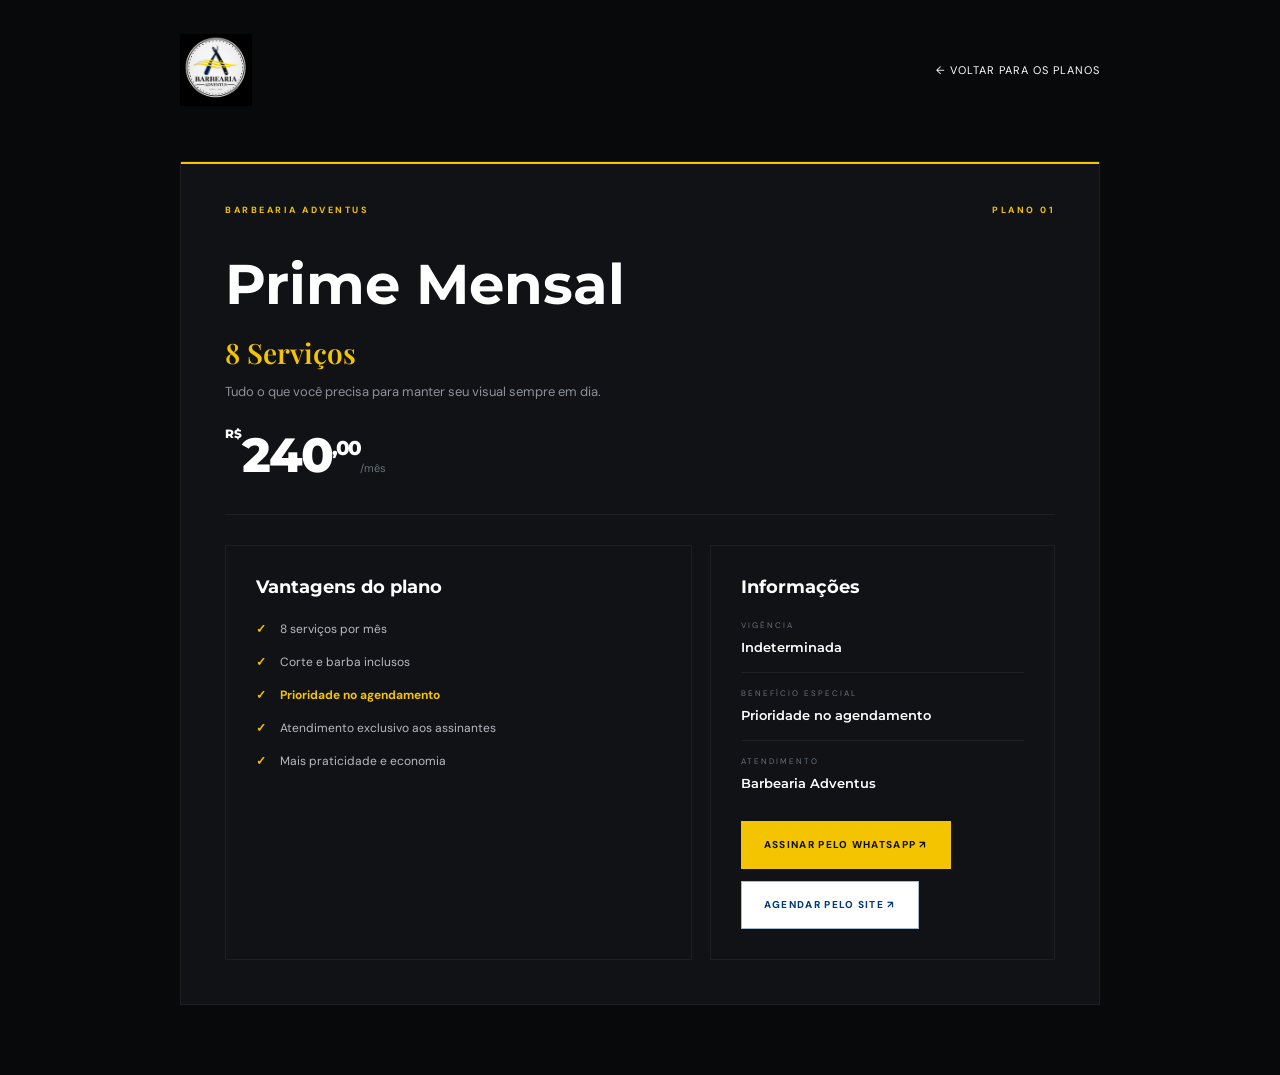
<file: plano.html>
<!DOCTYPE html>
<html lang="pt-BR">
<head>
  <meta charset="UTF-8">
  <meta name="viewport" content="width=device-width, initial-scale=1.0">
  <meta name="description" content="Detalhes dos planos da Barbearia Adventus.">
  <title>Planos Adventus | Barbearia Adventus</title>
  <link rel="preconnect" href="https://fonts.googleapis.com">
  <link rel="preconnect" href="https://fonts.gstatic.com" crossorigin>
  <link href="https://fonts.googleapis.com/css2?family=DM+Sans:wght@400;500;600;700&family=Montserrat:wght@500;600;700;800&family=Playfair+Display:wght@600;700&display=swap" rel="stylesheet">
  <link rel="stylesheet" href="style.css">
</head>
<body>
  <main class="plan-detail-page">
    <div class="plan-detail-wrap">
      <div class="plan-detail-nav">
        <a class="plan-detail-brand" href="index.html"><img src="logo.png" alt="Barbearia Adventus"></a>
        <a class="plan-detail-back" href="index.html#planos">← Voltar para os planos</a>
      </div>

      <section class="plan-detail-hero">
        <div class="plan-detail-kicker"><span>BARBEARIA ADVENTUS</span><span id="planNumber">PLANO</span></div>
        <h1 id="planName">Plano Adventus</h1>
        <p class="plan-detail-subtitle" id="planSubtitle">Conheça todos os detalhes do seu plano.</p>
        <div class="plan-detail-price" id="planPrice"></div>
        <div class="plan-detail-rule"></div>
        <div class="plan-detail-content">
          <div class="plan-detail-box">
            <h2>Vantagens do plano</h2>
            <ul class="plan-detail-benefits" id="planBenefits"></ul>
          </div>
          <div class="plan-detail-box">
            <h2>Informações</h2>
            <div class="plan-detail-info">
              <div><span>Vigência</span><strong>Indeterminada</strong></div>
              <div><span>Benefício especial</span><strong>Prioridade no agendamento</strong></div>
              <div><span>Atendimento</span><strong>Barbearia Adventus</strong></div>
            </div>
            <div class="plan-detail-actions">
              <a class="gold-btn" id="whatsappPlan" href="#" target="_blank" rel="noopener">Assinar pelo WhatsApp ↗</a>
              <a class="outline-btn" href="agendamento.html">Agendar pelo site ↗</a>
            </div>
          </div>
        </div>
      </section>
    </div>
  </main>

  <script>
    const plans = {
      prime: {number:'01', name:'Prime Mensal', subtitle:'8 Serviços', price:'240', cents:',00', benefits:['8 serviços por mês','Corte e barba inclusos','Prioridade no agendamento','Atendimento exclusivo aos assinantes','Mais praticidade e economia']},
      luxo: {number:'02', name:'Luxo Mensal', subtitle:'6 Serviços', price:'180', cents:',00', benefits:['6 serviços por mês','Corte e barba inclusos','Prioridade no agendamento','Atendimento exclusivo aos assinantes','Visual sempre em dia']},
      cortes4: {number:'03', name:'Cortes 4', subtitle:'Barba / Cabelo', price:'120', cents:',00', benefits:['4 cortes por mês','4 serviços de barba','Prioridade no agendamento','Corte + barba no mesmo atendimento','Visual sempre alinhado']},
      cortemensal: {number:'04', name:'Corte Mensal', subtitle:'4', price:'120', cents:',00', benefits:['4 cortes por mês','Prioridade no agendamento','Atendimento exclusivo aos assinantes','Corte sempre em dia','Mais praticidade']},
      corteilimitado: {number:'05', name:'Corte', subtitle:'Ilimitado', price:'79', cents:',90', benefits:['Cortes ilimitados','Prioridade no agendamento','Manutenção sempre que precisar','Mais praticidade','Visual sempre em dia']},
      cortebarba: {number:'06', name:'Corte + Barba', subtitle:'Ilimitado', price:'159', cents:',90', benefits:['Cortes ilimitados','Barba ilimitada','Prioridade no agendamento','Corte + barba sempre que precisar','Cuidado completo com seu visual']},
      barbailimitado: {number:'07', name:'Barba', subtitle:'Ilimitado', price:'79', cents:',90', benefits:['Barba ilimitada','Prioridade no agendamento','Manutenção sempre que precisar','Mais praticidade','Barba sempre bem cuidada']}
    };

    const key = new URLSearchParams(location.search).get('plano') || 'prime';
    const plan = plans[key] || plans.prime;
    document.title = plan.name + ' | Barbearia Adventus';
    document.getElementById('planNumber').textContent = 'PLANO ' + plan.number;
    document.getElementById('planName').innerHTML = plan.name + '<br><em>' + plan.subtitle + '</em>';
    document.getElementById('planSubtitle').textContent = 'Tudo o que você precisa para manter seu visual sempre em dia.';
    document.getElementById('planPrice').innerHTML = '<small>R$</small>' + plan.price + '<sup>' + plan.cents + '</sup><span>/mês</span>';
    const list = document.getElementById('planBenefits');
    plan.benefits.forEach((benefit) => {
      const li = document.createElement('li');
      li.textContent = benefit;
      if (benefit.toLowerCase().includes('prioridade no agendamento')) li.className = 'priority';
      list.appendChild(li);
    });
    const msg = encodeURIComponent('Olá! Tenho interesse no plano ' + plan.name + ' ' + plan.subtitle + ', no valor de R$ ' + plan.price + plan.cents + '/mês. Gostaria de saber como posso assinar.');
    document.getElementById('whatsappPlan').href = 'https://wa.me/5541999466510?text=' + msg;
  </script>
</body>
</html>
</file>
<file: style.css>
/* Barbearia Adventus - style.css */

:root{
  --bg:#08090b;
  --surface:#101216;
  --surface-2:#0c0e12;
  --text:#dedfe2;
  --muted:#777b82;
  --gold:#f4c400;
  --line:rgba(255,255,255,.055);
  --black:#050608;
}

*{box-sizing:border-box}
html{scroll-behavior:smooth}
body{
  margin:0;
  background:var(--bg);
  color:var(--text);
  font-family:"DM Sans",sans-serif;
}
a{color:inherit;text-decoration:none}
button,input,select{font:inherit}
img{max-width:100%;display:block}

/* Preloader */
.preloader{
  position:fixed;inset:0;background:#0a0a0a;z-index:9999;
  display:grid;place-items:center;gap:10px;
  transition:.45s ease;
}
.preloader.hide{opacity:0;visibility:hidden;pointer-events:none}
.loader-mark{
  width:52px;height:52px;border:1px solid var(--gold);display:grid;place-items:center;
  color:var(--gold);font:700 22px "Playfair Display";
}
.preloader span{font-size:10px;letter-spacing:4px}

/* Header */
.site-header{
  position:fixed;top:0;left:0;right:0;z-index:1000;
  display:flex;align-items:center;gap:35px;padding:20px 5vw;
  transition:.3s ease;
}
.site-header.scrolled{
  background:rgba(255,255,255,.94);
  backdrop-filter:blur(14px);
  border-bottom:1px solid var(--line);
}
.brand{width:115px;flex:none}
.brand img{width:100%;height:58px;object-fit:contain}
.nav{display:flex;gap:25px;margin-left:auto}
.nav a,.login-btn{
  color:#303740;font-size:10px;text-transform:uppercase;letter-spacing:1.4px;
  transition:.2s;
}
.nav a:hover,.login-btn:hover{color:var(--gold)}
.header-actions{display:flex;align-items:center;gap:15px}
.login-btn{background:none;border:0;cursor:pointer}
.menu-toggle{display:none;background:none;border:0}
.menu-toggle span{display:block;width:25px;height:1px;background:#eee;margin:5px}

/* Buttons */
.gold-btn,.outline-btn,.dark-btn{
  min-height:48px;padding:0 22px;display:inline-flex;align-items:center;justify-content:center;
  gap:12px;text-transform:uppercase;letter-spacing:1.3px;font-size:10px;font-weight:800;
  transition:.25s;border:1px solid transparent;
}
.gold-btn{background:var(--gold);color:#111}
.gold-btn:hover{filter:brightness(1.08);transform:translateY(-2px)}
.gold-btn.small{min-height:38px;padding:0 17px}
.outline-btn{border-color:rgba(0,59,122,.35);color:#003b7a;background:#fff}
.outline-btn:hover{border-color:var(--gold);color:var(--gold)}
.dark-btn{background:#003b7a;color:#fff}
.ghost-btn{
  margin-top:30px;background:none;border:1px solid var(--line);color:#626a74;
  padding:13px 18px;text-transform:uppercase;letter-spacing:1.4px;font-size:9px;cursor:pointer;
}
.text-link,.plan-link{color:var(--gold);font-size:10px;text-transform:uppercase;letter-spacing:1.5px}

/* Hero */
.hero{
  position:relative;min-height:100vh;width:100%;overflow:hidden;
  display:flex;align-items:center;isolation:isolate;
}
.hero-bg{
  position:absolute;inset:0;z-index:-3;
  background-image:url("banner.png");
  background-size:cover;
  background-position:center center;
  background-repeat:no-repeat;
  transform:scale(1.02);
}
.hero-overlay{
  position:absolute;inset:0;z-index:-2;
  background:
    linear-gradient(90deg,rgba(8,8,7,.84) 0%,rgba(8,8,7,.60) 38%,rgba(8,8,7,.22) 72%,rgba(8,8,7,.38) 100%),
    linear-gradient(180deg,rgba(0,0,0,.25) 0%,rgba(0,0,0,.05) 45%,rgba(0,0,0,.60) 100%);
}
.hero-content{position:relative;z-index:2;max-width:680px;padding:140px 7vw 90px}
.eyebrow,.kicker{
  color:var(--gold);font-size:9px;font-weight:700;letter-spacing:2.4px;text-transform:uppercase;
}
.eyebrow{display:flex;align-items:center;gap:10px}
.eyebrow span{width:28px;height:1px;background:var(--gold)}
.hero h1{
  margin:18px 0 20px;
  font:800 clamp(48px,7vw,88px)/.95 "Montserrat",sans-serif;
  letter-spacing:-4px;text-transform:uppercase;
}
.hero h1 em{
  font-family:"Playfair Display",serif;font-weight:700;color:var(--gold);
  text-transform:none;letter-spacing:-2px;
}
.hero-content>p{max-width:520px;color:#d7dbe0;font-size:14px;line-height:1.75}
.hero-buttons{display:flex;flex-wrap:wrap;gap:12px;margin-top:30px}
.hero-location{margin-top:28px;color:#626a74;font-size:11px}
.hero-side{
  position:absolute;right:35px;top:50%;z-index:2;
  transform:translateY(-50%) rotate(90deg);font-size:9px;letter-spacing:2px;color:#626a74;
}
.hero-side strong{color:var(--gold);margin-left:6px}
.scroll-cue{
  position:absolute;left:7vw;bottom:28px;z-index:2;
  font-size:9px;letter-spacing:2px;color:#626a74;
}
.scroll-cue span{color:var(--gold);margin-left:8px}

/* Sections */
.section{padding:110px 7vw}
.section-label{
  color:#68717b;font-size:9px;letter-spacing:2px;text-transform:uppercase;
  margin-bottom:55px;
}
.section-heading,.social-heading{
  display:flex;justify-content:space-between;align-items:end;gap:30px;margin-bottom:45px;
}
.section-heading h2,.social-heading h2,.about-copy h2,.location-copy h2{
  margin:10px 0 0;font:700 clamp(38px,5vw,65px)/1 "Montserrat";
  letter-spacing:-3px;text-transform:uppercase;
}
.section-heading h2 em,.social-heading h2 em,.about-copy h2 em,.location-copy h2 em{
  font-family:"Playfair Display";color:var(--gold);text-transform:none;
}
.section-heading>p{max-width:360px;color:#68717b;font-size:12px;line-height:1.7}

/* About */
.about{background:#0a0a0a}
.about-grid,.location-grid{display:grid;grid-template-columns:1fr 1fr;gap:8vw;align-items:center}
.about-copy>p:not(.kicker){max-width:530px;color:#5f6670;font-size:13px;line-height:1.9}
.about-copy .text-link{display:inline-block;margin-top:12px}
.about-visual{position:relative}
.photo-main{
  aspect-ratio:4/3;
  overflow:hidden;
  background:#0a0a0a;
  border:1px solid rgba(244,196,0,.55);
  border-radius:12px;
  padding:5px;
  box-shadow:0 12px 32px rgba(0,0,0,.35), inset 0 0 0 1px rgba(255,255,255,.04);
}
.photo-main img{width:100%;height:100%;object-fit:cover}
.since-card{
  position:absolute;
  right:-25px;
  bottom:30px;
  width:138px;
  height:127px;
  background:#08090b;
  border:2px solid rgba(244,196,0,.85);
  border-radius:6px;
  padding:6px;
  box-shadow:0 8px 24px rgba(0,0,0,.38), 0 0 18px rgba(244,196,0,.14);
  display:flex;
  align-items:center;
  justify-content:center;
  overflow:hidden;
}
.since-card img{
  width:100%;
  height:100%;
  object-fit:contain;
  display:block;
}

/* Services */
.service-grid{display:grid;grid-template-columns:repeat(4,1fr);gap:10px}
.service-card{
  min-height:285px;background:#101216;border:1px solid var(--line);padding:22px;
  display:flex;flex-direction:column;justify-content:space-between;transition:.25s;
}
.service-card:hover{border-color:rgba(244,196,0,.42);transform:translateY(-3px)}
.service-number{font-size:9px;color:#68717b;letter-spacing:2px}
.service-info{margin-top:25px}
.service-card h3{font:600 15px/1.35 "Montserrat";margin:0 0 12px}
.service-card h3 small{font:400 10px;color:#68717b}
.service-card strong{color:var(--gold);font-size:14px}
.service-actions{display:flex;flex-direction:column;gap:7px;margin-top:22px}
.service-actions a{display:flex;align-items:center;justify-content:space-between;min-height:38px;padding:0 12px;border:1px solid rgba(255,255,255,.08);font-size:8px;font-weight:700;letter-spacing:1px;text-transform:uppercase;text-decoration:none;transition:.22s}
.service-actions a span{font-size:13px}
.service-site-btn{background:#1557c0;color:#fff!important;border-color:#1557c0!important}
.service-site-btn:hover{background:#0f47a3;border-color:#0f47a3!important}
.service-whatsapp-btn{background:transparent;color:#f4c400!important;border-color:rgba(244,196,0,.38)!important}
.service-whatsapp-btn:hover{background:rgba(244,196,0,.08);border-color:#f4c400!important}

/* Hidden extras */
.extra-service{display:none}
.plan-card.extra-plan{display:none}
.extra-service.show{display:flex}
.plan-card.extra-plan.show{display:flex}

/* Plans */
.plans{background:#0a0a0a}
.plans-grid{display:grid;grid-template-columns:repeat(3,1fr);gap:10px}
.plan-card{background:#101216;border:1px solid var(--line);padding:27px;min-height:330px;display:flex;flex-direction:column}
.plan-card.featured{border-color:rgba(0,59,122,.50)}
.plan-top{display:flex;justify-content:space-between;color:#68717b;font-size:8px;letter-spacing:2px}
.plan-top span{color:var(--gold)}
.plan-card h3{font:700 22px/1.2 "Montserrat";margin:50px 0 25px}
.plan-card h3 em{font:600 14px "Playfair Display";color:var(--gold)}
.price{font:800 40px "Montserrat";letter-spacing:-2px}
.price small{font-size:12px;vertical-align:top;letter-spacing:0}
.price sup{font-size:18px}
.price span{font:400 10px "DM Sans";color:#68717b;letter-spacing:0}
.plan-rule{height:1px;background:var(--line);margin:25px 0 15px}
.plan-card>p{font-size:10px;color:#68717b}
.plan-link{display:inline-block;margin-top:20px}

/* Gallery - moldura elegante, proporção vertical e fotos sem deformação */
.gallery-grid{display:grid;grid-template-columns:repeat(3,minmax(0,1fr));gap:18px;align-items:start}
.gallery-item{position:relative;margin:0;overflow:hidden;aspect-ratio:3/4;min-width:0;background:#0c0e12;border:1px solid rgba(244,196,0,.48);border-radius:12px;padding:5px;box-shadow:0 10px 30px rgba(0,0,0,.28),inset 0 0 0 1px rgba(255,255,255,.035)}
.gallery-item::before{content:"";position:absolute;inset:0;border:1px solid rgba(244,196,0,.16);border-radius:10px;pointer-events:none;z-index:2}
.gallery-item img{width:100%;height:100%;display:block;object-fit:cover;object-position:center;border-radius:7px;transition:transform .45s ease,filter .45s ease}
.gallery-item:hover img{transform:scale(1.025);filter:brightness(1.04)}
.gallery-item.tall,.gallery-item.wide{grid-row:auto;grid-column:auto}

/* =========================================
   INSTAGRAM - SEÇÃO OFICIAL
   ========================================= */

.instagram-simple{
  min-height:360px;
  display:flex;
  align-items:center;
  justify-content:space-between;
  gap:50px;
  padding:55px 60px;
  background:
    radial-gradient(circle at 88% 18%, rgba(244,196,0,.10), transparent 30%),
    radial-gradient(circle at 70% 90%, rgba(0,59,122,.10), transparent 34%),
    #111214;
  border:1px solid rgba(244,196,0,.20);
  position:relative;
  overflow:hidden;
}

.instagram-simple::before{
  content:"";
  position:absolute;
  inset:12px;
  border:1px solid rgba(255,255,255,.035);
  pointer-events:none;
}

.instagram-simple::after{
  content:"";
  position:absolute;
  width:360px;
  height:360px;
  border:1px solid rgba(244,196,0,.10);
  border-radius:50%;
  right:-125px;
  top:-150px;
  pointer-events:none;
}

.instagram-copy{
  position:relative;
  z-index:2;
  max-width:650px;
}

.instagram-simple h2{
  margin:12px 0 16px;
  font:700 clamp(38px,5vw,64px)/1 "Montserrat";
  letter-spacing:-3px;
  text-transform:uppercase;
}

.instagram-simple h2 em{
  font-family:"Playfair Display";
  color:var(--gold);
  text-transform:none;
}

.instagram-description{
  max-width:560px;
  margin:0 0 22px;
  color:#737b86;
  font-size:13px;
  line-height:1.8;
}

.instagram-profile{
  display:inline-flex;
  align-items:center;
  gap:13px;
  margin:0 0 25px;
  padding:10px 15px 10px 10px;
  border:1px solid rgba(244,196,0,.20);
  background:rgba(8,9,11,.55);
}

.instagram-profile-icon{
  width:38px;
  height:38px;
  display:grid;
  place-items:center;
  color:var(--gold);
  border:1px solid rgba(244,196,0,.35);
}

.instagram-profile-icon svg{
  width:21px;
  height:21px;
}

.instagram-profile div{
  display:flex;
  flex-direction:column;
  gap:3px;
}

.instagram-profile span{
  font-size:7px;
  letter-spacing:1.7px;
  color:#707782;
}

.instagram-profile strong{
  font-size:12px;
  letter-spacing:.3px;
  color:#e2e4e7;
}

.instagram-button{
  position:relative;
  z-index:2;
  display:inline-flex;
  align-items:center;
  gap:12px;
  min-height:50px;
  padding:0 22px;
  border:1px solid var(--gold);
  color:#08090b;
  background:var(--gold);
  text-transform:uppercase;
  letter-spacing:1.4px;
  font-size:10px;
  font-weight:800;
  transition:.25s ease;
}

.instagram-button:hover{
  background:#ffd21a;
  color:#08090b;
  border-color:#ffd21a;
  transform:translateY(-2px);
}

.instagram-icon{
  font-size:17px;
  line-height:1;
}

.instagram-mark{
  position:relative;
  z-index:2;
  width:190px;
  height:190px;
  flex:0 0 190px;
  border:1px solid rgba(244,196,0,.34);
  border-radius:50%;
  display:flex;
  flex-direction:column;
  align-items:center;
  justify-content:center;
  gap:5px;
  color:rgba(244,196,0,.72);
  background:rgba(8,9,11,.42);
  box-shadow:0 0 0 8px rgba(244,196,0,.025), inset 0 0 35px rgba(244,196,0,.035);
}

.instagram-mark::before{
  content:"";
  position:absolute;
  inset:10px;
  border:1px solid rgba(255,255,255,.05);
  border-radius:50%;
}

.instagram-mark span{
  font-size:7px;
  letter-spacing:3px;
}

.instagram-mark strong{
  font:400 72px/1 "Playfair Display";
  color:var(--gold);
}

@media(max-width:700px){
  .instagram-simple{
    min-height:330px;
    padding:40px 25px;
    display:block;
  }

  .instagram-simple h2{
    letter-spacing:-2px;
  }

  .instagram-description{
    font-size:12px;
  }

  .instagram-profile{
    margin-bottom:20px;
  }

  .instagram-mark{
    display:none;
  }

  .instagram-button{
    min-height:48px;
  }
}

/* Location */
.location-grid{align-items:stretch}
.location-copy{display:flex;flex-direction:column;justify-content:center}
.address{display:flex;gap:18px;margin:35px 0;color:#626a74}
.address>span{color:var(--gold);font-size:24px}
.address strong{color:#eee;font-size:14px}
.address p{font-size:12px;line-height:1.8}
.address small{color:#68717b}
.location-actions{display:flex;gap:10px}
.map{position:relative;min-height:480px;border:1px solid var(--line)}
.map iframe{width:100%;height:100%;min-height:480px;border:0;filter:grayscale(1) contrast(1.1) brightness(.7)}
.map-badge{
  position:absolute;left:20px;bottom:20px;background:#111;border:1px solid var(--line);
  padding:15px 18px;display:flex;flex-direction:column;gap:4px;
}
.map-badge strong{font-size:10px;letter-spacing:2px;color:var(--gold)}
.map-badge span{font-size:9px;color:#68717b}

/* CTA */
.final-cta{position:relative;padding:120px 7vw;overflow:hidden;background:var(--gold);color:#111}
.cta-content{position:relative;z-index:2}
.final-cta .kicker{color:#554522}
.final-cta h2{font:800 clamp(45px,6vw,78px)/.95 "Montserrat";letter-spacing:-4px;text-transform:uppercase;margin:15px 0 30px}
.final-cta h2 em{font-family:"Playfair Display";text-transform:none}
.final-cta .dark-btn{margin-right:12px}
.cta-phone{font:600 13px "Montserrat"}

/* Footer */
.footer{background:#0a0a0a;padding:70px 7vw 25px}
.footer-main{display:grid;grid-template-columns:1.4fr 1fr 1fr 1fr;gap:45px}
.footer-logo{width:130px;height:70px;object-fit:contain}
.footer-main>div{display:flex;flex-direction:column;gap:12px}
.footer-label,.footer-book>span{font-size:8px;letter-spacing:2px;color:#68717b;margin-bottom:8px}
.footer-main a,.footer-main div>span:not(.footer-label){font-size:11px;color:#626a74}
.footer-main a:hover{color:var(--gold)}
.footer-book{align-items:flex-start}
.footer-bottom{border-top:1px solid var(--line);margin-top:55px;padding-top:20px;display:flex;justify-content:space-between;color:#7a828c;font-size:8px;letter-spacing:1px;text-transform:uppercase}

/* Modal */
body.modal-open{overflow:hidden}
.login-modal{position:fixed;inset:0;z-index:2000;display:none;place-items:center}
.login-modal.open{display:grid}
.modal-backdrop{position:absolute;inset:0;background:rgba(0,0,0,.78);backdrop-filter:blur(5px)}
.modal-box{position:relative;z-index:1;width:min(440px,calc(100% - 35px));background:#101216;border:1px solid var(--line);padding:40px}
.modal-x{position:absolute;right:18px;top:14px;background:none;border:0;color:#626a74;font-size:25px;cursor:pointer}
.modal-logo{width:100px;height:55px;object-fit:contain;margin:0 auto 25px}
.modal-box h2{font:700 28px "Montserrat";margin:12px 0}
.modal-note{color:#68717b;font-size:12px}
#loginForm{display:grid;gap:16px;margin-top:25px}
#loginForm label{font-size:9px;text-transform:uppercase;letter-spacing:1.4px;color:#999}
#loginForm input{width:100%;margin-top:7px;padding:14px;background:#f1f3f6;border:1px solid var(--line);color:#eee;outline:0}
.gold-btn.full{width:100%;border:0}
.demo-note{display:block;color:#747c86;font-size:9px;line-height:1.6;margin-top:20px}

/* Reveal */
.reveal{opacity:0;transform:translateY(22px);transition:opacity .65s ease,transform .65s ease}
.reveal.visible{opacity:1;transform:none}

/* Mobile */
@media(max-width:900px){
  .nav{gap:14px}
  .service-grid{grid-template-columns:repeat(2,1fr)}
  .plans-grid{grid-template-columns:repeat(2,1fr)}
  .footer-main{grid-template-columns:repeat(2,1fr)}
}
@media(max-width:700px){
  .site-header{padding:14px 20px}
  .brand{width:95px}
  .brand img{height:48px}
  .nav{
    display:none;position:absolute;top:76px;left:15px;right:15px;
    background:#101216;border:1px solid var(--line);padding:20px;flex-direction:column;
  }
  .nav.open{display:flex}
  .menu-toggle{display:block;order:3}
  .header-actions{margin-left:auto}
  .login-btn{display:none}
  .header-actions .gold-btn{min-height:36px}
  .hero{min-height:90vh}
  .hero-bg{background-position:center center}
  .hero-overlay{
    background:
      linear-gradient(90deg,rgba(8,8,7,.84) 0%,rgba(8,8,7,.60) 100%),
      linear-gradient(180deg,rgba(0,0,0,.18),rgba(0,0,0,.68));
  }
  .hero-content{padding:125px 24px 85px}
  .hero h1{font-size:clamp(42px,12vw,64px);letter-spacing:-2.5px}
  .hero-content>p{font-size:13px}
  .hero-buttons{flex-direction:column;align-items:stretch}
  .hero-buttons a{width:100%}
  .hero-side{display:none}
  .scroll-cue{left:24px;bottom:20px}
  .section{padding:80px 24px}
  .section-label{margin-bottom:35px}
  .section-heading,.social-heading{display:block}
  .section-heading>p{margin-top:25px}
  .about-grid,.location-grid{grid-template-columns:1fr;gap:45px}
  .since-card{right:12px}
  .service-grid,.plans-grid,.gallery-grid,.social-grid{grid-template-columns:1fr 1fr}
  .gallery-item{aspect-ratio:4/3}
  .location-actions{flex-direction:column}
  .map,.map iframe{min-height:360px}
  .footer{padding:55px 24px 20px}
  .footer-main{grid-template-columns:1fr 1fr;gap:35px 20px}
  .footer-bottom{display:block;line-height:1.8}
  .footer-bottom span{display:block}
}
@media(max-width:480px){
  .service-grid,.plans-grid{grid-template-columns:1fr}
  .gallery-grid,.social-grid{grid-template-columns:1fr}
  .gallery-item{aspect-ratio:4/3}
  .footer-main{grid-template-columns:1fr}
}

/* Ajuste solicitado: barra principal preta, links das seções brancos */
header,
.navbar,
.nav,
nav {
  background: #08090b !important;
  background-color: #08090b !important;
}

header a,
.navbar a,
.nav a,
nav a {
  color: #ffffff !important;
}

header a:hover,
.navbar a:hover,
.nav a:hover,
nav a:hover {
  color: #f4c400 !important;
}

/* Cores dos botões solicitados */
.login-btn {
  background: #1557c0 !important;
  background-color: #1557c0 !important;
  color: #ffffff !important;
  border-color: #1557c0 !important;
}
.login-btn:hover {
  background: #0f47a3 !important;
  background-color: #0f47a3 !important;
  color: #ffffff !important;
}

/* Ver mais serviços e Ver mais planos */
.services-more,
.plans-more,
#servicesMore,
#plansMore {
  background: #f4c400 !important;
  background-color: #f4c400 !important;
  color: #08090b !important;
  border-color: #f4c400 !important;
}
.services-more:hover,
.plans-more:hover,
#servicesMore:hover,
#plansMore:hover {
  background: #d9aa00 !important;
  background-color: #d9aa00 !important;
  color: #08090b !important;
}

/* Galeria de cortes - tamanhos uniformes, fotos completas e sem distorcao */
.gallery-grid{
  display:grid;
  grid-template-columns:repeat(3,minmax(0,1fr));
  column-gap:10px;
  row-gap:10px;
  align-items:start;
}
.gallery-item{
  margin:0;
  overflow:hidden;
  background:#101216;
  border:1px solid rgba(255,255,255,.06);
  border-radius:8px;
  aspect-ratio:4/3;
  min-width:0;
  display:flex;
  align-items:center;
  justify-content:center;
}
.gallery-item img{
  width:100%;
  height:100%;
  object-fit:contain;
  object-position:center;
  display:block;
  transition:transform .35s ease;
}
.gallery-item:hover img{transform:scale(1.015)}
.gallery-item.tall,.gallery-item.wide{grid-row:auto;grid-column:auto}
@media(max-width:900px){
  .gallery-grid{grid-template-columns:repeat(2,minmax(0,1fr));column-gap:10px;row-gap:10px}
  .gallery-item{aspect-ratio:4/3}
}
@media(max-width:560px){
  .gallery-grid{grid-template-columns:1fr;gap:10px}
  .gallery-item{aspect-ratio:4/3}
}


/* Ajuste solicitado: botão "Ver mais planos" em amarelo */
.plans-more,
#plansMore{
  background:#f4c400 !important;
  color:#08090b !important;
  border-color:#f4c400 !important;
}

.plans-more:hover,
#plansMore:hover{
  background:#ffd21a !important;
  color:#08090b !important;
  border-color:#ffd21a !important;
}


/* Correção: o botão real usa id="planMore" */
#planMore{
  background:#f4c400 !important;
  background-color:#f4c400 !important;
  color:#08090b !important;
  border:1px solid #f4c400 !important;
}
#planMore:hover{
  background:#ffd21a !important;
  background-color:#ffd21a !important;
  color:#08090b !important;
  border-color:#ffd21a !important;
}


/* Botão "Ver mais serviços" em amarelo */
.services-more,
#servicesMore{
  background:#f4c400 !important;
  color:#08090b !important;
  border-color:#f4c400 !important;
}

.services-more:hover,
#servicesMore:hover{
  background:#ffd21a !important;
  color:#08090b !important;
  border-color:#ffd21a !important;
}


/* Correção final: botão real "Ver mais serviços" */
#serviceMore{
  background:#f4c400 !important;
  color:#08090b !important;
  border:1px solid #f4c400 !important;
}

#serviceMore:hover{
  background:#ffd21a !important;
  color:#08090b !important;
  border-color:#ffd21a !important;
}


/* Botão ENTRAR com o mesmo tamanho do AGENDAR */
.login-btn{
  width:94px !important;
  height:38px !important;
  min-width:94px !important;
  padding:0 !important;
  display:inline-flex !important;
  align-items:center !important;
  justify-content:center !important;
  box-sizing:border-box !important;
}


/* Página de detalhes dos planos */
.plan-detail-page{min-height:100vh;background:#08090b;color:var(--text);padding:34px 22px 70px}
.plan-detail-wrap{width:min(920px,100%);margin:0 auto}
.plan-detail-nav{display:flex;align-items:center;justify-content:space-between;gap:20px;margin-bottom:55px}
.plan-detail-brand img{width:72px;height:72px;object-fit:contain;display:block}
.plan-detail-back{color:#fff;text-decoration:none;font-size:11px;letter-spacing:1px;text-transform:uppercase;transition:.2s}
.plan-detail-back:hover{color:var(--gold)}
.plan-detail-hero{background:#101216;border:1px solid rgba(255,255,255,.055);padding:42px 44px 44px;position:relative;overflow:hidden}
.plan-detail-hero::before{content:"";position:absolute;top:0;left:0;width:100%;height:2px;background:var(--gold)}
.plan-detail-kicker{display:flex;justify-content:space-between;gap:20px;color:var(--gold);font-size:9px;letter-spacing:2.5px;font-weight:700;text-transform:uppercase}
.plan-detail-hero h1{font:700 clamp(32px,5vw,56px)/1.08 "Montserrat";margin:38px 0 8px;color:#fff}
.plan-detail-hero h1 em{font:600 .5em "Playfair Display";color:var(--gold);font-style:normal}
.plan-detail-subtitle{color:#8d929a;font-size:13px;margin:0 0 26px}
.plan-detail-price{font:800 48px "Montserrat";letter-spacing:-2px;color:#fff}
.plan-detail-price small{font-size:12px;vertical-align:top;letter-spacing:0}
.plan-detail-price sup{font-size:20px}
.plan-detail-price span{font:400 11px "DM Sans";color:#68717b;letter-spacing:0}
.plan-detail-rule{height:1px;background:var(--line);margin:30px 0}
.plan-detail-content{display:grid;grid-template-columns:1.15fr .85fr;gap:18px;margin-top:18px}
.plan-detail-box{background:#101216;border:1px solid var(--line);padding:30px}
.plan-detail-box h2{font:700 18px "Montserrat";margin:0 0 22px;color:#fff}
.plan-detail-benefits{list-style:none;margin:0;padding:0;display:flex;flex-direction:column;gap:15px}
.plan-detail-benefits li{position:relative;padding-left:24px;color:#b7bbc1;font-size:12px;line-height:1.5}
.plan-detail-benefits li::before{content:"✓";position:absolute;left:0;top:0;color:var(--gold);font-weight:800}
.plan-detail-benefits li.priority{color:var(--gold);font-weight:700}
.plan-detail-info{display:flex;flex-direction:column;gap:15px}
.plan-detail-info div{border-bottom:1px solid var(--line);padding-bottom:15px}
.plan-detail-info div:last-child{border-bottom:0;padding-bottom:0}
.plan-detail-info span{display:block;color:#68717b;font-size:8px;letter-spacing:2px;text-transform:uppercase;margin-bottom:6px}
.plan-detail-info strong{font:600 13px "Montserrat";color:#fff}
.plan-detail-actions{display:flex;gap:12px;flex-wrap:wrap;margin-top:28px}
.plan-detail-actions .gold-btn{display:inline-flex;align-items:center;justify-content:center;text-decoration:none}
.plan-detail-actions .outline-btn{display:inline-flex;align-items:center;justify-content:center;text-decoration:none}
.plan-detail-error{display:none}
@media(max-width:760px){.plan-detail-page{padding:24px 16px 55px}.plan-detail-nav{margin-bottom:32px}.plan-detail-hero{padding:32px 24px}.plan-detail-content{grid-template-columns:1fr}.plan-detail-price{font-size:40px}}

@media (max-width: 700px){.service-card{min-height:270px;padding:20px}.service-actions a{font-size:7.5px}}
</file>
